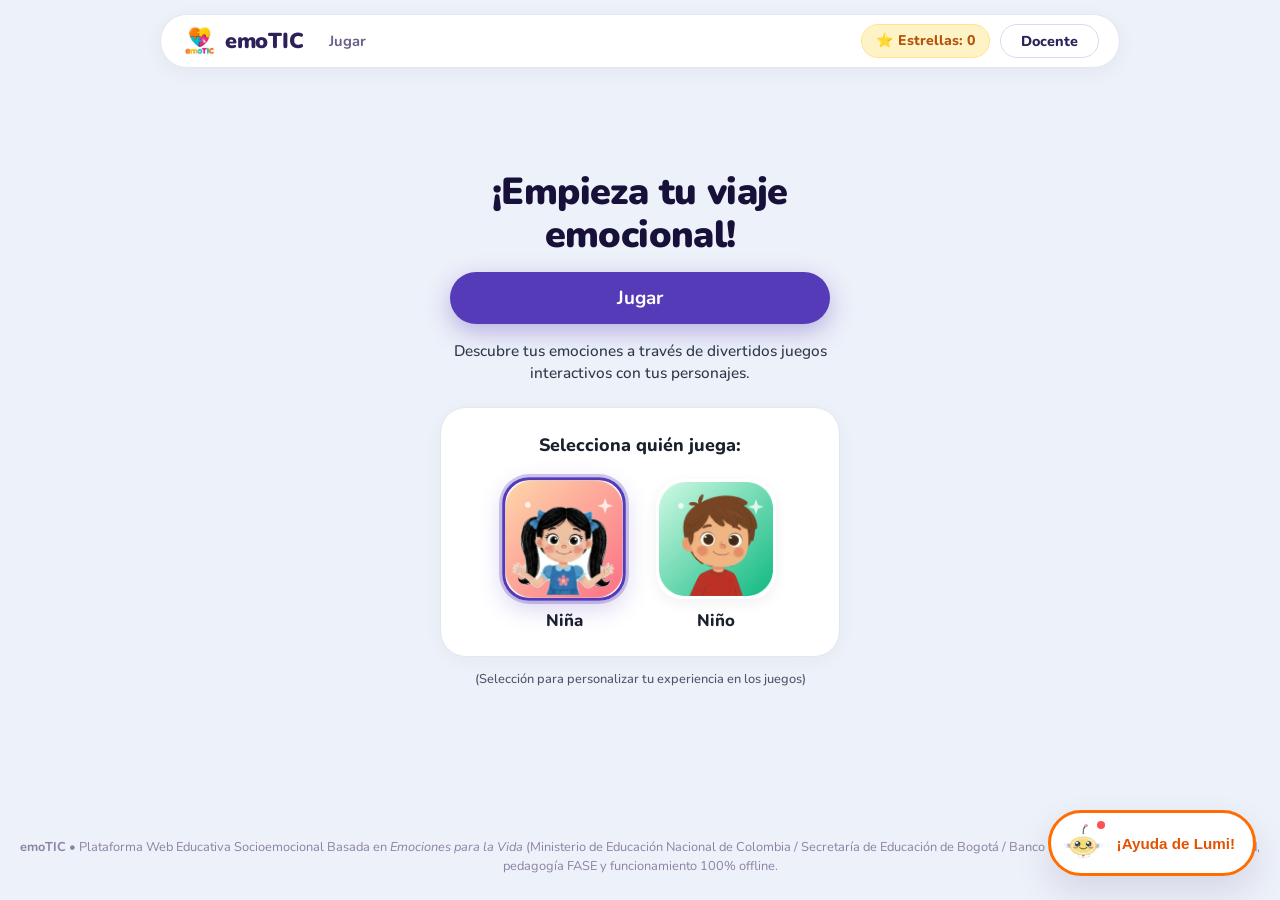
<file: index.html>
<!DOCTYPE html>
<html lang="es">
<head>
  <meta charset="UTF-8" />
  <meta name="viewport" content="width=device-width, initial-scale=1.0, maximum-scale=5.0, user-scalable=yes" />
  <title>emoTIC: Mundos de las Emociones</title>
  
  <meta name="description" content="Plataforma web educativa interactiva de aprendizaje socioemocional para primaria basada en el programa Emociones para la Vida." />
  <meta name="theme-color" content="#5F4CB4" />
  <meta name="apple-mobile-web-app-capable" content="yes" />
  <meta name="apple-mobile-web-app-status-bar-style" content="default" />
  <meta name="apple-mobile-web-app-title" content="Emoti" />
  
  <!-- Evitar caché obsoleta en recargas del navegador -->
  <meta http-equiv="Cache-Control" content="no-cache, no-store, must-revalidate" />
  <meta http-equiv="Pragma" content="no-cache" />
  <meta http-equiv="Expires" content="0" />

  <link rel="icon" type="image/png" href="./assets/illustrations/lumi.png" />
  <link rel="apple-touch-icon" href="./assets/illustrations/lumi.png" />

  <!-- Tipografía Amigable Redondeada -->
  <link rel="preconnect" href="https://fonts.googleapis.com" />
  <link rel="preconnect" href="https://fonts.gstatic.com" crossorigin />
  <link href="https://fonts.googleapis.com/css2?family=Nunito:wght@600;700;800;900&display=swap" rel="stylesheet" />

  <!-- Hojas de estilo modulares -->
  <link rel="stylesheet" href="./css/main.css?v=23" />
  <link rel="stylesheet" href="./css/worlds.css?v=23" />
  <link rel="stylesheet" href="./css/games.css?v=23" />
  <link rel="stylesheet" href="./css/teacher.css?v=23" />
  <link rel="stylesheet" href="./css/accessibility.css?v=23" />
</head>
<body>

  <!-- ENCABEZADO SUPERIOR ESTILO PÍLDORA FLOTANTE (ESTILO IMAGEN 1) -->
  <div class="header-pill-container">
    <header class="app-header-pill" role="banner">
      <div class="header-pill-left">
        <div class="brand-wrapper" id="nav-link-home" role="button" tabindex="0" aria-label="Ir a inicio de emoTIC" onclick="emoTIC_Navigation.showScreen('welcome-screen')">
          <img src="./emotic-logo.png" alt="Logotipo emoTIC" class="brand-logo-img" />
          <span class="brand-title-emoti">emoTIC</span>
        </div>
        <button class="nav-text-link" id="nav-link-play" onclick="emoTIC_Navigation.showScreen('worlds-screen')">Jugar</button>
      </div>

      <div class="header-pill-right">
        <!-- Indicador de estrellas conquistadas -->
        <div class="header-stars-pill" id="header-stars-badge">
          ⭐ <span id="header-stars-count">Estrellas: 0</span>
        </div>

        <button class="header-action-pill-btn" id="btn-header-teacher">Docente</button>
      </div>
    </header>
  </div>

  <!-- CONTENEDOR PRINCIPAL DE PANTALLAS -->
  <main class="main-viewport" id="main-content" role="main">

    <!-- 1. PANTALLA DE INICIO (ESTILO EXACTO A LA IMAGEN) -->
    <section class="app-screen active-screen travel-home-view" id="welcome-screen" aria-labelledby="welcome-heading">
      
      <div class="home-exact-viewport">
        <!-- Título Principal -->
        <h1 class="travel-hero-title" id="welcome-heading">
          ¡Empieza tu viaje<br/>emocional!
        </h1>

        <!-- Botón Jugar (Inicia directamente el Nivel 1) -->
        <div class="travel-play-btn-row">
          <button class="btn-travel-jugar-main" id="btn-start-adventure" title="Iniciar Nivel 1: Emociones">
            Jugar
          </button>
        </div>

        <!-- Subtítulo de Descripción -->
        <p class="travel-hero-subtitle">
          Descubre tus emociones a través de divertidos juegos interactivos con tus personajes.
        </p>

        <!-- Tarjeta de Selección de Quién Juega (Fiel a la Imagen) -->
        <div class="home-selection-card">
          <h2 class="home-selection-title">Selecciona quién juega:</h2>

          <div class="travel-avatars-row">
            <button class="travel-avatar-btn active" id="btn-avatar-nina" data-avatar="nina" type="button" aria-label="Seleccionar Niña">
              <div class="travel-avatar-icon-box box-nina">
                <img src="assets/illustrations/nina-home.png" alt="Niña" class="travel-avatar-pic" />
              </div>
              <span class="travel-avatar-label">Niña</span>
            </button>

            <button class="travel-avatar-btn" id="btn-avatar-nino" data-avatar="nino" type="button" aria-label="Seleccionar Niño">
              <div class="travel-avatar-icon-box box-nino">
                <img src="assets/illustrations/nino-home.png" alt="Niño" class="travel-avatar-pic" />
              </div>
              <span class="travel-avatar-label">Niño</span>
            </button>
          </div>
        </div>

        <p class="travel-selection-caption">
          (Selección para personalizar tu experiencia en los juegos)
        </p>
      </div>

    </section>

    <!-- 2. PANTALLA DEL MAPA DE MUNDOS Y NIVELES -->
    <section class="app-screen" id="worlds-screen" aria-label="Mapa de Mundos de las Emociones">
      <div id="worlds-map-container">
        <!-- Renderizado dinámicamente por navigation.js -->
      </div>
    </section>

    <!-- 3. PANTALLA REPRODUCTOR DE ACTIVIDAD (8 FASES PEDAGÓGICAS) -->
    <section class="app-screen" id="activity-screen" aria-label="Aventura Interactiva">
      <div id="activity-player-container">
        <!-- Renderizado dinámicamente por games.js -->
      </div>
    </section>

    <!-- 4. PANTALLA DEL MODO DOCENTE -->
    <section class="app-screen" id="teacher-screen" aria-label="Área Pedagógica Docente">
      <div id="teacher-dashboard-container">
        <!-- Renderizado dinámicamente por teacher.js -->
      </div>
    </section>

  </main>

  <!-- PIE DE PÁGINA -->
  <footer class="app-footer" role="contentinfo">
    <p><strong>emoTIC</strong> • Plataforma Web Educativa Socioemocional Basada en <em>Emociones para la Vida</em> (Ministerio de Educación Nacional de Colombia / Secretaría de Educación de Bogotá / Banco Mundial). Diseñada con accesibilidad, pedagogía FASE y funcionamiento 100% offline.</p>
  </footer>

  <!-- Scripts del Sistema en orden de dependencia -->
  <!-- 1. Datos y Matrices Curriculares -->
  <script src="./data/curriculum.js?v=21"></script>
  <script src="./data/activities.js?v=21"></script>

  <!-- 2. Motores de Base de Datos y Sonido -->
  <script src="./js/db.js?v=25"></script>
  <script src="./js/sound.js?v=25"></script>
  <script src="./js/pwa.js?v=25"></script>

  <!-- 3. Motores de Acompañamiento, Juegos y Gestión -->
  <script src="./js/guide.js?v=25"></script>
  <script src="./js/games.js?v=25"></script>
  <script src="./js/teacher.js?v=26"></script>
  <script src="./js/navigation.js?v=25"></script>

  <!-- 4. Orquestador de Aplicación -->
  <script src="./js/app.js?v=25"></script>

</body>
</html>
</file>
<file: css/main.css>
/**
 * emoTIC - Estilos Principales
 * Diseño alegre, moderno, cálido, infantil y accesible.
 */

:root {
  /* Paleta Estilo Emoti (Inspirada en la estética limpia, suave y lavanda-índigo) */
  --emoti-purple: #5F4CB4;
  --emoti-purple-dark: #2D2158;
  --emoti-purple-sub: #6B5E8A;
  --emoti-purple-light: #ECE8F7;
  --emoti-pill-border: #D5DCED;

  /* Paleta Oficial extraída del logotipo de emoTIC (Corazón de 4 piezas de rompecabezas) */
  --emotic-orange: #FF6D00;   /* Pieza superior izquierda y letras 'e', 'c' */
  --emotic-yellow: #FFC400;   /* Pieza superior derecha y letra 'm' */
  --emotic-cyan: #00BCD4;     /* Pieza inferior izquierda y letras 'o', 'I' */
  --emotic-magenta: #DE1578;  /* Pieza inferior derecha con cursor y letra 'T' */

  --emotic-gradient: linear-gradient(135deg, #FF6D00 0%, #DE1578 50%, #00BCD4 100%);
  --emotic-sun-gradient: linear-gradient(135deg, #FFF9C4 0%, #FFD54F 50%, #FFC400 100%);
  
  --primary: #5F4CB4;
  --primary-dark: #2D2158;
  --primary-light: #ECE8F7;
  
  --secondary: #FF6D00;
  --secondary-dark: #E65100;
  --secondary-light: #FFF3E0;
  
  --accent: #DE1578;
  --accent-light: #FCE4EC;
  
  --mint: #10B981;
  --mint-light: #D1FAE5;
  --sky: #0284C7;
  --sky-light: #E0F2FE;
  
  /* Fondo suave lavanda-azul hielo del diseño Emoti */
  --bg-app: #EDF1F9;
  --bg-card: #FFFFFF;
  --text-main: #2D2158;
  --text-muted: #6B5E8A;
  
  /* Colores temáticos de los 3 Mundos alineados con el rompecabezas */
  --world1-color: #FF6D00; /* Naranja vital del Mundo Emocional */
  --world2-color: #DE1578; /* Magenta empático de En los Zapatos de los Demás */
  --world3-color: #00BCD4; /* Turquesa diálogo de Comunicación y Conflictos */
  
  --shadow-sm: 0 4px 14px rgba(45, 33, 88, 0.05);
  --shadow-md: 0 8px 24px rgba(45, 33, 88, 0.08);
  --shadow-lg: 0 16px 36px rgba(45, 33, 88, 0.12);
  --radius-sm: 10px;
  --radius-md: 18px;
  --radius-lg: 24px;
  --radius-pill: 9999px;
}

* {
  box-sizing: border-box;
  margin: 0;
  padding: 0;
  -webkit-tap-highlight-color: transparent;
}

body {
  font-family: 'Nunito', 'Segoe UI', system-ui, -apple-system, sans-serif;
  background-color: var(--bg-app);
  color: var(--text-main);
  line-height: 1.5;
  min-height: 100vh;
  display: flex;
  flex-direction: column;
}

/* ========================================================
   ENCABEZADO FLOTANTE ESTILO PÍLDORA (EMOTI)
   ======================================================== */
.header-pill-container {
  width: 100%;
  padding: 14px 20px 0 20px;
  display: flex;
  justify-content: center;
  position: sticky;
  top: 0;
  z-index: 100;
}

.app-header-pill {
  width: 100%;
  max-width: 960px;
  background: #FFFFFF;
  border: 1px solid #E2E8F4;
  box-shadow: 0 4px 20px rgba(45, 33, 88, 0.05);
  border-radius: 9999px;
  padding: 8px 20px;
  display: flex;
  align-items: center;
  justify-content: space-between;
  gap: 16px;
}

.header-pill-left {
  display: flex;
  align-items: center;
  gap: 14px;
}

.brand-wrapper {
  display: flex;
  align-items: center;
  gap: 8px;
  cursor: pointer;
}

.brand-logo-img {
  width: 36px;
  height: 36px;
  object-fit: contain;
}

.brand-title-emoti {
  font-size: 1.35rem;
  font-weight: 900;
  color: var(--emoti-purple-dark);
  letter-spacing: -0.3px;
}

.nav-text-link {
  background: transparent;
  border: none;
  color: var(--emoti-purple-sub);
  font-size: 0.92rem;
  font-weight: 700;
  cursor: pointer;
  padding: 6px 12px;
  border-radius: var(--radius-pill);
  transition: all 0.18s;
  font-family: inherit;
}

.nav-text-link:hover {
  color: var(--emoti-purple-dark);
  background: #F1F4FA;
}

.header-pill-right {
  display: flex;
  align-items: center;
  gap: 10px;
}

.header-stars-pill {
  font-size: 0.88rem;
  font-weight: 800;
  color: #B45309;
  background: #FEF3C7;
  border: 1px solid #FDE68A;
  padding: 5px 14px;
  border-radius: 999px;
  white-space: nowrap;
}

.header-action-pill-btn {
  background: #FFFFFF;
  border: 1.5px solid #D5DCED;
  color: var(--emoti-purple-dark);
  padding: 6px 20px;
  font-size: 0.9rem;
  font-weight: 800;
  border-radius: 9999px;
  cursor: pointer;
  transition: all 0.2s;
  font-family: inherit;
}

.header-action-pill-btn:hover {
  background: #F4F6FC;
  border-color: var(--emoti-purple);
  color: var(--emoti-purple);
}



/* Botón de Instalación PWA */
.btn-install-pwa {
  display: none;
  align-items: center;
  gap: 6px;
  background: #43A047;
  color: #FFFFFF;
  border: none;
  padding: 6px 14px;
  border-radius: var(--radius-pill);
  font-weight: 800;
  font-size: 0.88rem;
  cursor: pointer;
  box-shadow: 0 3px 8px rgba(67, 160, 71, 0.3);
  transition: transform 0.2s;
}

.btn-install-pwa:hover {
  transform: scale(1.04);
}



/* ========================================================
   ESTRUCTURA DE PANTALLAS
   ======================================================== */
.main-viewport {
  flex: 1;
  display: flex;
  flex-direction: column;
}

.app-screen {
  display: none !important;
  flex-direction: column;
  flex: 1;
  padding: 20px;
  max-width: 1200px;
  width: 100%;
  margin: 0 auto;
}

.app-screen.active-screen {
  display: flex !important;
  animation: fadeInScreen 0.3s ease-out;
}

@keyframes fadeInScreen {
  from { opacity: 0; transform: translateY(8px); }
  to { opacity: 1; transform: translateY(0); }
}

/* ========================================================
   PANTALLA DE INICIO - ESTILO VIAJE EMOCIONAL Y SELECCIÓN EXACTA
   ======================================================== */
.travel-home-view {
  flex-direction: column;
  align-items: center;
  justify-content: center;
  text-align: center;
  padding: 24px 16px 48px 16px;
  max-width: 680px;
  margin: 0 auto;
  width: 100%;
}

.home-exact-viewport {
  display: flex;
  flex-direction: column;
  align-items: center;
  text-align: center;
  width: 100%;
  max-width: 440px;
  margin: 0 auto;
  box-sizing: border-box;
}

.travel-hero-title {
  font-size: 2.35rem;
  font-weight: 900;
  color: #17113A;
  line-height: 1.15;
  margin: 0 0 16px 0;
  letter-spacing: -0.6px;
  text-align: center;
}

/* Botón Jugar Morado Principal Superior */
.travel-play-btn-row {
  width: 100%;
  display: flex;
  justify-content: center;
  margin-bottom: 16px;
}

.btn-travel-jugar-main {
  background: #553BB8;
  color: #FFFFFF;
  border: none;
  font-size: 1.18rem;
  font-weight: 700;
  padding: 13px 0;
  width: 100%;
  max-width: 380px;
  border-radius: 9999px;
  cursor: pointer;
  box-shadow: 0 8px 24px rgba(85, 59, 184, 0.35);
  transition: all 0.2s cubic-bezier(0.34, 1.56, 0.64, 1);
  font-family: inherit;
  text-align: center;
  letter-spacing: 0.2px;
}

.btn-travel-jugar-main:hover {
  background: #4631A4;
  transform: translateY(-2px);
  box-shadow: 0 12px 28px rgba(85, 59, 184, 0.45);
}

.btn-travel-jugar-main:active {
  transform: translateY(1px);
  box-shadow: 0 4px 12px rgba(85, 59, 184, 0.35);
}

.travel-hero-subtitle {
  font-size: 0.96rem;
  font-weight: 500;
  color: #2D3748;
  line-height: 1.45;
  margin: 0 0 22px 0;
  max-width: 380px;
  text-align: center;
}

/* Tarjeta Blanca de Selección (Fiel a la Imagen) */
.home-selection-card {
  background: #FFFFFF;
  border-radius: 26px;
  border: 1.5px solid #E2E8F0;
  box-shadow: 0 4px 20px rgba(0, 0, 0, 0.04);
  padding: 24px 24px 24px 24px;
  width: 100%;
  max-width: 400px;
  box-sizing: border-box;
  display: flex;
  flex-direction: column;
  align-items: center;
  margin-bottom: 14px;
}

.home-selection-title {
  font-size: 1.12rem;
  font-weight: 800;
  color: #1A202C;
  margin: 0 0 20px 0;
  text-align: center;
}

/* Fila de Avatares: Niña y Niño */
.travel-avatars-row {
  display: flex;
  align-items: center;
  justify-content: center;
  gap: 32px;
  width: 100%;
}

.travel-avatar-btn {
  background: transparent;
  border: none;
  display: flex;
  flex-direction: column;
  align-items: center;
  cursor: pointer;
  font-family: inherit;
  padding: 0;
  user-select: none;
  transition: transform 0.2s ease;
}

.travel-avatar-btn:hover {
  transform: translateY(-3px);
}

.travel-avatar-icon-box {
  width: 120px;
  height: 120px;
  border-radius: 26px;
  padding: 0;
  overflow: hidden;
  position: relative;
  box-shadow: 0 4px 14px rgba(0, 0, 0, 0.06);
  border: 3.5px solid transparent;
  transition: all 0.22s ease;
  box-sizing: border-box;
}

.travel-avatar-btn.active .travel-avatar-icon-box {
  border-color: #553BB8;
  box-shadow: 0 0 0 3px rgba(85, 59, 184, 0.28), 0 8px 24px rgba(85, 59, 184, 0.22);
  transform: scale(1.03);
}

.travel-avatar-pic {
  width: 100%;
  height: 100%;
  display: block;
  object-fit: cover;
}

.travel-avatar-label {
  font-size: 1.05rem;
  font-weight: 800;
  color: #1A202C;
  margin-top: 10px;
  text-align: center;
}

/* Leyenda explicativa inferior */
.travel-selection-caption {
  font-size: 0.8rem;
  font-weight: 500;
  color: #4A5568;
  margin: 0;
  text-align: center;
  line-height: 1.35;
  max-width: 380px;
}

/* ========================================================
   DISPOSICIÓN PRINCIPAL: CUADERNO (IZQ) + SIDEBAR (DER)
   ======================================================== */
.travel-main-layout {
  display: flex;
  gap: 20px;
  justify-content: center;
  align-items: flex-start;
  width: 100%;
  max-width: 980px;
  margin: 0 auto;
}

@media (max-width: 860px) {
  .travel-main-layout {
    flex-direction: column;
    align-items: center;
  }
}

/* Contenedor del Cuaderno / Bitácora Escolar */
.notebook-container {
  display: flex;
  align-items: center;
  background: #342A68;
  border-radius: 28px;
  padding: 12px 14px 14px 8px;
  box-shadow: 0 16px 36px rgba(45, 33, 88, 0.16);
  flex: 1;
  max-width: 680px;
  width: 100%;
  position: relative;
}

/* Pestañas de Colores en el Borde Izquierdo */
.notebook-side-tabs {
  display: flex;
  flex-direction: column;
  gap: 8px;
  margin-right: -4px;
  z-index: 1;
}

.nb-side-tab {
  width: 12px;
  height: 38px;
  border-radius: 8px 0 0 8px;
  display: block;
}

.nb-side-tab.tab-yellow { background: #F59E0B; }
.nb-side-tab.tab-purple { background: #8B5CF6; }
.nb-side-tab.tab-green  { background: #10B981; }

/* Carcasa de las Dos Páginas del Cuaderno */
.notebook-binder-shell {
  background: #FFFDF8;
  border-radius: 20px;
  display: grid;
  grid-template-columns: 1fr 34px 1fr;
  width: 100%;
  min-height: 360px;
  box-shadow: inset 0 0 16px rgba(0, 0, 0, 0.03);
  overflow: hidden;
}

@media (max-width: 620px) {
  .notebook-binder-shell {
    grid-template-columns: 1fr;
  }
  .notebook-spiral-spine {
    display: none !important;
  }
}

/* Páginas del Cuaderno */
.notebook-page {
  padding: 18px 16px;
  display: flex;
  flex-direction: column;
  justify-content: space-between;
  text-align: left;
}

.notebook-page-title {
  font-size: 1.15rem;
  font-weight: 800;
  color: #1E293B;
  margin: 0 0 12px 0;
  border-bottom: 2px dashed #E2E8F0;
  padding-bottom: 6px;
}

/* Cuadrícula de Insignias / Sellos de Colección (Página Izquierda) */
.notebook-badges-grid {
  display: grid;
  grid-template-columns: repeat(4, 1fr);
  gap: 8px;
  margin-bottom: 12px;
}

.notebook-badge-item {
  background: #FAF5E8;
  border: 1.5px solid #EBE3D0;
  border-radius: 12px;
  aspect-ratio: 1;
  display: flex;
  flex-direction: column;
  align-items: center;
  justify-content: center;
  font-size: 1.45rem;
  cursor: pointer;
  transition: all 0.2s ease;
  position: relative;
  user-select: none;
}

.notebook-badge-item:hover {
  transform: scale(1.08);
  border-color: #F59E0B;
}

.notebook-badge-item.unlocked {
  background: #ECFDF5;
  border-color: #86EFAC;
  box-shadow: 0 3px 8px rgba(16, 185, 129, 0.15);
}

.notebook-badge-item.locked {
  opacity: 0.55;
  filter: grayscale(0.5);
}

.notebook-badge-stars {
  font-size: 0.55rem;
  line-height: 1;
  color: #F59E0B;
  margin-top: 2px;
}

/* Progress Tracker con Chevrons Multicolor */
.notebook-progress-block {
  margin-top: auto;
  padding-top: 8px;
  border-top: 1px solid #F1F5F9;
}

.notebook-progress-title {
  font-size: 0.88rem;
  font-weight: 800;
  color: #334155;
  margin: 0 0 6px 0;
}

.notebook-chevron-tracker {
  display: flex;
  align-items: center;
  height: 20px;
  background: #E2E8F0;
  border-radius: 10px;
  overflow: hidden;
  padding: 2px;
  gap: 2px;
}

.chevron-seg {
  flex: 1;
  height: 100%;
  border-radius: 3px;
  opacity: 0.28;
  transition: all 0.3s ease;
  clip-path: polygon(0% 0%, 82% 0%, 100% 50%, 82% 100%, 0% 100%, 18% 50%);
}

.chevron-seg:first-child {
  clip-path: polygon(0% 0%, 82% 0%, 100% 50%, 82% 100%, 0% 100%);
  border-radius: 8px 3px 3px 8px;
}

.chevron-seg:last-child {
  clip-path: polygon(0% 0%, 100% 0%, 100% 100%, 0% 100%, 18% 50%);
  border-radius: 3px 8px 8px 3px;
}

.chevron-seg.seg-red    { background: #EF4444; }
.chevron-seg.seg-orange { background: #F97316; }
.chevron-seg.seg-yellow { background: #FBBF24; }
.chevron-seg.seg-green  { background: #10B981; }
.chevron-seg.seg-cyan   { background: #06B6D4; }
.chevron-seg.seg-blue   { background: #3B82F6; }
.chevron-seg.seg-purple { background: #8B5CF6; }

.chevron-seg.active {
  opacity: 1;
  filter: drop-shadow(0 1px 2px rgba(0, 0, 0, 0.2));
}

.notebook-progress-caption {
  display: block;
  font-size: 0.76rem;
  font-weight: 700;
  color: #64748B;
  margin-top: 4px;
}

/* Espiral Metálico Central */
.notebook-spiral-spine {
  display: flex;
  flex-direction: column;
  justify-content: space-around;
  align-items: center;
  background: #FAF8F2;
  border-left: 1px solid #EAE5D8;
  border-right: 1px solid #EAE5D8;
  padding: 10px 0;
}

.spiral-hole {
  width: 10px;
  height: 10px;
  background: #342A68;
  border-radius: 50%;
  position: relative;
  box-shadow: inset 0 2px 3px rgba(0,0,0,0.4);
}

.spiral-ring {
  position: absolute;
  left: -8px;
  top: -2px;
  width: 26px;
  height: 14px;
  border-radius: 999px;
  background: linear-gradient(180deg, #F8FAFC 0%, #94A3B8 50%, #475569 100%);
  box-shadow: 0 2px 4px rgba(0, 0, 0, 0.25);
  pointer-events: none;
}

/* Página Derecha: Mi Personal Avatar */
.notebook-avatar-stage {
  position: relative;
  width: 100%;
  height: 175px;
  display: flex;
  align-items: center;
  justify-content: center;
  margin: 4px 0 8px 0;
}

.avatar-center-display {
  width: 125px;
  height: 170px;
  display: flex;
  align-items: center;
  justify-content: center;
}

.nb-avatar-main-img {
  width: 100%;
  height: 100%;
  object-fit: contain;
  transition: transform 0.25s ease;
}

/* Ranuras Flotantes de Accesorios (Sombrero, Nube) */
.avatar-floating-slot {
  position: absolute;
  background: #FFFFFF;
  border: 1.5px solid #E2E8F0;
  border-radius: 12px;
  width: 38px;
  height: 38px;
  display: flex;
  align-items: center;
  justify-content: center;
  font-size: 1.25rem;
  box-shadow: 0 4px 10px rgba(0, 0, 0, 0.06);
  cursor: pointer;
  transition: all 0.2s ease;
}

.avatar-floating-slot:hover {
  transform: scale(1.1);
  border-color: #8B5CF6;
}

.avatar-floating-slot.slot-hat {
  top: 14px;
  right: 14px;
}

.avatar-floating-slot.slot-pet {
  bottom: 24px;
  right: 10px;
}

/* Selector Rápido de Accesorios */
.avatar-accessories-row {
  display: flex;
  align-items: center;
  justify-content: center;
  gap: 10px;
  margin-bottom: 12px;
}

.accessory-btn {
  background: #FFFFFF;
  border: 1.5px solid #CBD5E1;
  border-radius: 10px;
  width: 38px;
  height: 38px;
  font-size: 1.25rem;
  cursor: pointer;
  display: flex;
  align-items: center;
  justify-content: center;
  transition: all 0.2s ease;
}

.accessory-btn:hover {
  border-color: #5B48B4;
  background: #F8FAFD;
  transform: translateY(-2px);
}

.accessory-btn.active {
  border-color: #5B48B4;
  background: #EDE9FE;
  box-shadow: 0 0 0 2px rgba(91, 72, 180, 0.25);
}

/* Botón Editar Avatar */
.btn-edit-avatar {
  background: #FFFFFF;
  border: 2px solid #5B48B4;
  color: #5B48B4;
  font-family: inherit;
  font-size: 0.92rem;
  font-weight: 800;
  padding: 8px 24px;
  border-radius: 9999px;
  cursor: pointer;
  transition: all 0.2s ease;
}

.btn-edit-avatar:hover {
  background: #5B48B4;
  color: #FFFFFF;
  transform: translateY(-2px);
  box-shadow: 0 4px 12px rgba(91, 72, 180, 0.25);
}

/* ========================================================
   BARRA LATERAL DERECHA (DOCENTE SIN LOGIN + ESTRELLAS)
   ======================================================== */
.travel-sidebar-right {
  width: 220px;
  display: flex;
  flex-direction: column;
  gap: 16px;
  flex-shrink: 0;
}

@media (max-width: 860px) {
  .travel-sidebar-right {
    width: 100%;
    max-width: 480px;
    flex-direction: row;
    flex-wrap: wrap;
  }
  .sidebar-teacher-card {
    flex: 1;
    min-width: 240px;
  }
  .sidebar-stars-card {
    flex: 1;
    min-width: 140px;
  }
}

/* Tarjeta Docente (Sin login ni password, con reto de suma matemática) */
.sidebar-teacher-card {
  background: #FFFFFF;
  border: 1.5px solid #E2E8F0;
  border-radius: 20px;
  padding: 20px 18px;
  box-shadow: 0 8px 22px rgba(0, 0, 0, 0.05);
  text-align: center;
}

.sidebar-teacher-title {
  font-size: 1.3rem;
  font-weight: 900;
  color: #1E293B;
  margin: 0 0 4px 0;
}

.sidebar-teacher-desc {
  font-size: 0.8rem;
  color: #64748B;
  margin: 0 0 12px 0;
  line-height: 1.35;
}

.sidebar-math-box {
  display: flex;
  flex-direction: column;
  align-items: center;
  gap: 8px;
}

.sidebar-math-label {
  font-size: 0.78rem;
  font-weight: 700;
  color: #475569;
}

.sidebar-math-sum-display {
  font-size: 1.25rem;
  font-weight: 900;
  color: #5B48B4;
  background: #F5F3FF;
  border-radius: 10px;
  padding: 6px 14px;
  border: 1px dashed #C4B5FD;
}

.sidebar-math-input {
  width: 100%;
  padding: 8px 10px;
  border: 1.5px solid #CBD5E1;
  border-radius: 10px;
  font-size: 1.1rem;
  font-weight: 800;
  text-align: center;
  color: #1E293B;
  font-family: inherit;
  transition: border-color 0.2s;
}

.sidebar-math-input:focus {
  border-color: #5B48B4;
  outline: none;
  box-shadow: 0 0 0 3px rgba(91, 72, 180, 0.15);
}

.sidebar-math-err {
  font-size: 0.76rem;
  font-weight: 700;
  color: #EF4444;
  margin: 0;
}

.btn-sidebar-teacher-enter {
  width: 100%;
  background: #5B48B4;
  color: #FFFFFF;
  border: none;
  font-family: inherit;
  font-size: 0.98rem;
  font-weight: 800;
  padding: 10px;
  border-radius: 12px;
  cursor: pointer;
  transition: all 0.2s ease;
  box-shadow: 0 4px 12px rgba(91, 72, 180, 0.2);
}

.btn-sidebar-teacher-enter:hover {
  background: #4A3A96;
  transform: translateY(-2px);
}

/* Tarjeta Dorada de Estrellas (⭐ 21) */
.sidebar-stars-card {
  background: linear-gradient(135deg, #FEF3C7 0%, #FDE68A 100%);
  border: 2px solid #FCD34D;
  border-radius: 20px;
  padding: 18px 16px;
  display: flex;
  align-items: center;
  justify-content: center;
  gap: 12px;
  box-shadow: 0 8px 20px rgba(245, 158, 11, 0.22);
  cursor: pointer;
  transition: all 0.2s ease;
  user-select: none;
}

.sidebar-stars-card:hover {
  transform: translateY(-3px) scale(1.02);
  box-shadow: 0 10px 24px rgba(245, 158, 11, 0.32);
}

.stars-card-icon {
  font-size: 2.3rem;
  line-height: 1;
  filter: drop-shadow(0 2px 4px rgba(217, 119, 6, 0.3));
}

.stars-card-count {
  font-size: 2.1rem;
  font-weight: 900;
  color: #92400E;
  line-height: 1;
}

/* ========================================================
   PANTALLA DE BIENVENIDA - ESTILO EMOTI (INSPIRADO EN LA REFERENCIA)
   ======================================================== */
.emoti-home-view {
  flex-direction: column;
  align-items: center;
  text-align: center;
  padding: 24px 16px 48px 16px;
  max-width: 900px;
  margin: 0 auto;
  width: 100%;
}

.emoti-hero-block {
  margin-bottom: 20px;
}

.emoti-age-tag {
  display: inline-block;
  font-size: 0.78rem;
  font-weight: 800;
  letter-spacing: 1.4px;
  color: var(--emoti-purple-sub);
  text-transform: uppercase;
  margin-bottom: 14px;
}

.emoti-hero-title {
  font-size: 2.6rem;
  font-weight: 900;
  color: var(--emoti-purple-dark);
  line-height: 1.15;
  margin-bottom: 12px;
  letter-spacing: -0.5px;
}

.emoti-hero-subtitle {
  font-size: 1.15rem;
  font-weight: 600;
  color: #4A3E6D;
  margin: 0 auto;
  max-width: 580px;
  line-height: 1.4;
}

/* Escenario del Personaje con Pastillas Flotantes */
.emoti-stage-wrapper {
  position: relative;
  width: 340px;
  height: 160px;
  margin: 0 auto 24px auto;
  display: flex;
  align-items: center;
  justify-content: center;
}

.emoti-orbit-pill {
  position: absolute;
  background: #FFFFFF;
  border-radius: 9999px;
  box-shadow: 0 4px 16px rgba(45, 33, 88, 0.04);
  pointer-events: none;
}

.emoti-orbit-pill.orb-left-far {
  width: 56px;
  height: 24px;
  left: -35px;
  top: 65px;
  opacity: 0.75;
}

.emoti-orbit-pill.orb-left-near {
  width: 65px;
  height: 28px;
  left: 38px;
  top: 60px;
  opacity: 0.95;
}

.emoti-orbit-pill.orb-right-near {
  width: 65px;
  height: 28px;
  right: 38px;
  top: 60px;
  opacity: 0.95;
}

.emoti-orbit-pill.orb-right-far {
  width: 56px;
  height: 24px;
  right: -35px;
  top: 65px;
  opacity: 0.75;
}

.emoti-smiley-circle {
  position: relative;
  z-index: 2;
  width: 160px;
  height: 160px;
  display: flex;
  align-items: center;
  justify-content: center;
  border-radius: 50%;
  cursor: pointer;
  transition: transform 0.25s cubic-bezier(0.34, 1.56, 0.64, 1);
  animation: emotiFloat 3.2s ease-in-out infinite;
  user-select: none;
}

.emoti-smiley-circle:hover {
  transform: scale(1.08) rotate(4deg);
}

.lumi-hero-stage-svg {
  width: 160px;
  height: 160px;
  filter: drop-shadow(0 10px 24px rgba(255, 179, 0, 0.45));
  transition: transform 0.25s cubic-bezier(0.34, 1.56, 0.64, 1);
  display: block;
}

.lumi-hero-stage-img {
  width: 150px;
  height: 150px;
  object-fit: contain;
  filter: drop-shadow(0 10px 22px rgba(255, 179, 0, 0.45));
  transition: transform 0.25s cubic-bezier(0.34, 1.56, 0.64, 1);
}

.lumi-greeting-tag {
  position: absolute;
  bottom: -6px;
  background: #FFFFFF;
  color: #5F4CB4;
  font-size: 0.85rem;
  font-weight: 800;
  padding: 4px 14px;
  border-radius: 999px;
  box-shadow: 0 4px 14px rgba(95, 76, 180, 0.16);
  border: 1.5px solid #E4E0F4;
  white-space: nowrap;
  pointer-events: none;
  animation: lumiTagPulse 2.5s ease-in-out infinite;
}

@keyframes lumiTagPulse {
  0%, 100% { transform: scale(1); }
  50% { transform: scale(1.06); }
}

.nav-text-link.nav-active {
  color: var(--emoti-purple-dark);
  background: rgba(95, 76, 180, 0.1);
  font-weight: 800;
}

@keyframes emotiFloat {
  0%, 100% { transform: translateY(0); }
  50% { transform: translateY(-7px); }
}

.emoti-face-svg {
  filter: drop-shadow(0 8px 18px rgba(255, 205, 66, 0.38));
}

/* Fila de Pestañas / Botones Pastilla */
.emoti-tabs-nav-row {
  display: flex;
  align-items: center;
  justify-content: center;
  gap: 12px;
  margin-bottom: 28px;
  flex-wrap: wrap;
}

.emoti-tab-nav-btn {
  background: #FFFFFF;
  border: 1.5px solid var(--emoti-pill-border);
  color: var(--emoti-purple-dark);
  font-size: 0.98rem;
  font-weight: 800;
  padding: 10px 26px;
  border-radius: 9999px;
  cursor: pointer;
  transition: all 0.2s;
  font-family: inherit;
}

.emoti-tab-nav-btn:hover {
  border-color: var(--emoti-purple);
  color: var(--emoti-purple);
  background: #F8FAFD;
}

.emoti-tab-nav-btn.active {
  background: var(--emoti-purple);
  border-color: var(--emoti-purple);
  color: #FFFFFF;
  box-shadow: 0 4px 16px rgba(95, 76, 180, 0.3);
}

/* Tarjeta Central Blanca */
.emoti-card-layout-center {
  width: 100%;
  display: flex;
  justify-content: center;
  margin-bottom: 24px;
}

.emoti-card-box {
  background: #FFFFFF;
  border: 1px solid #E2E8F4;
  border-radius: 24px;
  padding: 34px 32px;
  width: 100%;
  max-width: 500px;
  box-shadow: 0 12px 36px rgba(45, 33, 88, 0.06);
  text-align: left;
  animation: fadeInCard 0.25s ease-out;
}

@keyframes fadeInCard {
  from { opacity: 0; transform: translateY(6px); }
  to { opacity: 1; transform: translateY(0); }
}

.emoti-card-title {
  font-size: 1.65rem;
  font-weight: 900;
  color: var(--emoti-purple-dark);
  margin-bottom: 6px;
}

.emoti-card-subtitle {
  font-size: 0.95rem;
  color: var(--emoti-purple-sub);
  line-height: 1.45;
  margin-bottom: 22px;
}

.emoti-input-group {
  margin-bottom: 18px;
}

.emoti-input-label {
  display: block;
  font-size: 0.85rem;
  font-weight: 700;
  color: #4A3E6D;
  margin-bottom: 6px;
}

.emoti-input-shell {
  background: #FFFFFF;
  border: 1.5px solid var(--emoti-pill-border);
  border-radius: 12px;
  padding: 10px 14px;
  transition: border-color 0.2s, box-shadow 0.2s;
}

.emoti-input-shell:focus-within {
  border-color: var(--emoti-purple);
  box-shadow: 0 0 0 3px rgba(95, 76, 180, 0.12);
}

.emoti-select-field {
  width: 100%;
  border: none;
  outline: none;
  background: transparent;
  font-size: 0.95rem;
  font-weight: 700;
  color: var(--emoti-purple-dark);
  font-family: inherit;
  cursor: pointer;
}

.emoti-status-shell {
  display: flex;
  align-items: center;
  gap: 10px;
  background: #F8FAFD;
}

.shell-icon {
  font-size: 1.2rem;
}

.shell-text {
  font-size: 0.92rem;
  font-weight: 700;
  color: var(--emoti-purple-dark);
}

.emoti-card-footnote {
  font-size: 0.82rem;
  color: #786C98;
  line-height: 1.45;
  margin: 18px 0 20px 0;
}

.emoti-btn-jugar-main {
  width: 100%;
  background: var(--emoti-purple);
  color: #FFFFFF;
  border: none;
  border-radius: 12px;
  padding: 14px;
  font-size: 1.05rem;
  font-weight: 800;
  cursor: pointer;
  transition: all 0.2s;
  box-shadow: 0 4px 16px rgba(95, 76, 180, 0.25);
  font-family: inherit;
}

.emoti-btn-jugar-main:hover {
  background: #4E3C9E;
  transform: translateY(-2px);
  box-shadow: 0 8px 20px rgba(95, 76, 180, 0.35);
}

.emoti-bottom-link-wrap {
  text-align: center;
  margin-top: 14px;
}

.emoti-link-docente {
  background: transparent;
  border: none;
  font-size: 1.25rem;
  font-weight: 900;
  color: var(--emoti-purple-dark);
  cursor: pointer;
  transition: color 0.18s, transform 0.18s;
  font-family: inherit;
}

.emoti-link-docente:hover {
  color: var(--emoti-purple);
  transform: scale(1.05);
}

.home-stars-badges-grid {
  display: grid;
  grid-template-columns: repeat(auto-fill, minmax(130px, 1fr));
  gap: 12px;
  max-height: 260px;
  overflow-y: auto;
  padding: 4px;
}

/* Accesos rápidos de la página de inicio */
.welcome-quick-cards {
  display: grid;
  grid-template-columns: repeat(auto-fit, minmax(280px, 1fr));
  gap: 18px;
}

.quick-card {
  background: #FFFFFF;
  border-radius: var(--radius-md);
  padding: 20px;
  box-shadow: var(--shadow-sm);
  display: flex;
  align-items: center;
  gap: 16px;
  cursor: pointer;
  border: 2px solid transparent;
  transition: all 0.2s;
}

.quick-card:hover {
  border-color: var(--primary-light);
  transform: translateY(-2px);
  box-shadow: var(--shadow-md);
}

.quick-icon-round {
  font-size: 2.2rem;
  width: 60px;
  height: 60px;
  border-radius: 50%;
  display: flex;
  align-items: center;
  justify-content: center;
  background: #F0F4FF;
  flex-shrink: 0;
}

.quick-card-info h3 {
  font-size: 1.1rem;
  font-weight: 800;
  color: var(--text-main);
  margin-bottom: 4px;
}

.quick-card-info p {
  font-size: 0.88rem;
  color: var(--text-muted);
}

/* ========================================================
   BOTONES GLOBALES
   ======================================================== */
.btn-primary-large {
  background: linear-gradient(135deg, #3B82F6 0%, #4F46E5 50%, #7E57C2 100%);
  color: #FFFFFF;
  border: none;
  font-size: 1.15rem;
  font-weight: 800;
  padding: 14px 28px;
  border-radius: var(--radius-pill);
  cursor: pointer;
  box-shadow: 0 6px 18px rgba(79, 70, 229, 0.35);
  transition: all 0.2s cubic-bezier(0.34, 1.56, 0.64, 1);
  display: inline-flex;
  align-items: center;
  justify-content: center;
  gap: 10px;
  min-height: 50px;
}

.btn-primary-large:hover {
  transform: translateY(-3px) scale(1.02);
  box-shadow: 0 10px 24px rgba(79, 70, 229, 0.45);
}

.btn-primary {
  background: linear-gradient(135deg, #3B82F6 0%, #4F46E5 100%);
  color: #FFFFFF;
  border: none;
  font-size: 0.95rem;
  font-weight: 800;
  padding: 10px 22px;
  border-radius: var(--radius-pill);
  cursor: pointer;
  box-shadow: 0 4px 12px rgba(79, 70, 229, 0.25);
  transition: all 0.2s;
  display: inline-flex;
  align-items: center;
  gap: 6px;
  min-height: 44px;
}

.btn-primary:hover {
  transform: translateY(-2px);
  box-shadow: 0 6px 16px rgba(79, 70, 229, 0.35);
}

.btn-secondary {
  background: #E8EAF6;
  color: var(--primary-dark);
  border: 1px solid var(--primary-light);
  font-size: 0.95rem;
  font-weight: 800;
  padding: 10px 20px;
  border-radius: var(--radius-pill);
  cursor: pointer;
  transition: all 0.2s;
  display: inline-flex;
  align-items: center;
  gap: 6px;
  min-height: 44px;
}

.btn-secondary:hover {
  background: #C5CAE9;
}

.btn-back-nav {
  background: #F1F3F9;
  border: none;
  font-weight: 800;
  color: var(--text-muted);
  padding: 8px 16px;
  border-radius: var(--radius-pill);
  cursor: pointer;
  font-size: 0.9rem;
}

.btn-back-nav:hover {
  background: #E2E8F0;
  color: var(--text-main);
}

.btn-voice-header, .btn-voice-read {
  background: #FFF9C4;
  color: #F57F17;
  border: 1px solid #FFF176;
  padding: 6px 14px;
  border-radius: var(--radius-pill);
  font-weight: 800;
  font-size: 0.88rem;
  cursor: pointer;
}

.btn-voice-read:hover {
  background: #FFF59D;
}

/* ========================================================
   PERSONAJE GUÍA FLOTANTE (LUMI) & MODALES
   ======================================================== */
.lumi-floating-btn {
  position: fixed;
  bottom: 24px;
  right: 24px;
  background: #FFFFFF;
  border: 3px solid var(--secondary);
  border-radius: var(--radius-pill);
  padding: 6px 18px 6px 8px;
  box-shadow: var(--shadow-lg);
  display: flex;
  align-items: center;
  gap: 10px;
  cursor: pointer;
  z-index: 999;
  transition: transform 0.25s cubic-bezier(0.34, 1.56, 0.64, 1);
}

.lumi-floating-btn:hover {
  transform: scale(1.06) rotate(-2deg);
}

.lumi-avatar-wrapper {
  position: relative;
  width: 48px;
  height: 48px;
}

.lumi-mini-img {
  width: 100%;
  height: 100%;
}

.lumi-badge-pulse {
  position: absolute;
  top: 0;
  right: 0;
  width: 12px;
  height: 12px;
  background: #FF5252;
  border-radius: 50%;
  border: 2px solid #FFFFFF;
  animation: pulseBadge 1.8s infinite;
}

@keyframes pulseBadge {
  0% { transform: scale(1); opacity: 1; }
  50% { transform: scale(1.4); opacity: 0.5; }
  100% { transform: scale(1); opacity: 1; }
}

.lumi-btn-text {
  font-weight: 900;
  font-size: 0.95rem;
  color: #E65100;
}

/* Modal de Lumi */
.lumi-modal-overlay {
  position: fixed;
  inset: 0;
  background: rgba(15, 23, 42, 0.65);
  backdrop-filter: blur(4px);
  z-index: 1000;
  display: flex;
  align-items: center;
  justify-content: center;
  padding: 16px;
  animation: fadeInModal 0.2s ease-out;
}

@keyframes fadeInModal {
  from { opacity: 0; }
  to { opacity: 1; }
}

.lumi-modal-card {
  background: #FFFFFF;
  border-radius: var(--radius-lg);
  max-width: 680px;
  width: 100%;
  max-height: 90vh;
  display: flex;
  flex-direction: column;
  overflow: hidden;
  box-shadow: 0 20px 40px rgba(0,0,0,0.25);
}

.lumi-modal-header {
  background: linear-gradient(135deg, #FFF9C4 0%, #FFE082 100%);
  padding: 18px 24px;
  display: flex;
  align-items: center;
  justify-content: space-between;
}

.lumi-header-info {
  display: flex;
  align-items: center;
  gap: 14px;
}

.lumi-modal-img {
  width: 58px;
  height: 58px;
  flex-shrink: 0;
}

.lumi-title {
  font-size: 1.35rem;
  font-weight: 900;
  color: #BF360C;
}

.lumi-subtitle {
  font-size: 0.9rem;
  font-weight: 700;
  color: #E65100;
}

.lumi-close-btn {
  background: transparent;
  border: none;
  font-size: 2rem;
  line-height: 1;
  color: #BF360C;
  cursor: pointer;
  padding: 4px;
}

.lumi-tabs-nav {
  display: flex;
  background: #F8FAFC;
  border-bottom: 2px solid #E2E8F0;
  overflow-x: auto;
}

.lumi-tab {
  background: transparent;
  border: none;
  padding: 12px 16px;
  font-weight: 800;
  font-size: 0.88rem;
  color: var(--text-muted);
  cursor: pointer;
  white-space: nowrap;
  border-bottom: 3px solid transparent;
}

.lumi-tab.active {
  color: var(--primary-dark);
  border-bottom-color: var(--primary);
  background: #FFFFFF;
}

.lumi-modal-body {
  padding: 24px;
  overflow-y: auto;
  flex: 1;
}

.lumi-tab-pane {
  display: none;
}

.lumi-tab-pane.active {
  display: block;
  animation: fadeInScreen 0.2s;
}

.lumi-speech-box p {
  font-size: 1.05rem;
  line-height: 1.6;
  margin-bottom: 12px;
}

.lumi-modal-footer {
  padding: 14px 24px;
  background: #F8FAFC;
  border-top: 1px solid #E2E8F0;
  display: flex;
  justify-content: flex-end;
}

/* Notificación emergente Toast de Lumi */
.lumi-feedback-toast {
  position: fixed;
  bottom: 86px;
  right: 24px;
  max-width: 440px;
  background: #FFFFFF;
  border-radius: var(--radius-md);
  box-shadow: var(--shadow-lg);
  padding: 14px 18px;
  display: none;
  align-items: center;
  gap: 14px;
  z-index: 998;
  border-left: 6px solid var(--primary);
  animation: slideInToast 0.3s ease-out;
}

.lumi-feedback-toast.show {
  display: flex;
}

.lumi-feedback-toast.toast-success {
  border-left-color: #43A047;
}

.lumi-feedback-toast.toast-support {
  border-left-color: #FB8C00;
}

.toast-lumi-icon {
  width: 44px;
  height: 44px;
  flex-shrink: 0;
}

.toast-body strong {
  display: block;
  font-size: 0.95rem;
  color: var(--text-main);
}

.toast-body p {
  font-size: 0.88rem;
  color: var(--text-muted);
}

@keyframes slideInToast {
  from { transform: translateX(50px); opacity: 0; }
  to { transform: translateX(0); opacity: 1; }
}

/* Subtítulos Bar accesible */
.emotic-subtitles-bar {
  position: fixed;
  top: 70px;
  left: 50%;
  transform: translateX(-50%);
  background: rgba(33, 33, 33, 0.92);
  color: #FFFFFF;
  padding: 10px 20px;
  border-radius: var(--radius-pill);
  font-size: 0.95rem;
  font-weight: 700;
  max-width: 90%;
  text-align: center;
  z-index: 1001;
  display: none;
  box-shadow: var(--shadow-md);
}

.emotic-subtitles-bar.visible {
  display: block;
  animation: fadeInScreen 0.2s;
}

/* ========================================================
   PIE DE PÁGINA
   ======================================================== */
.app-footer {
  background: transparent;
  border-top: none;
  padding: 24px 18px;
  text-align: center;
  font-size: 0.8rem;
  color: var(--emoti-purple-sub);
  margin-top: auto;
  opacity: 0.75;
}
</file>
<file: css/worlds.css>
/**
 * emoTIC - Estilos de la Pantalla de Selección de Juegos y Mundos
 * Inspirado fielmente en el diseño visual de Emoti (Primero de Primaria).
 */

.games-selection-view {
  max-width: 1100px;
  margin: 0 auto;
  padding: 10px 16px 40px 16px;
  width: 100%;
}

.games-hero-header {
  margin-bottom: 28px;
}

.games-user-greeting {
  font-size: 2.3rem;
  font-weight: 900;
  color: var(--emoti-purple-dark, #2D2158);
  letter-spacing: -0.5px;
  margin: 0 0 6px 0;
}

.games-grade-sub {
  font-size: 1.15rem;
  font-weight: 700;
  color: #4A3E6D;
  margin: 0;
}

/* Grilla de Tarjetas de Juegos (Estilo Imagen 1) */
.games-cards-grid {
  display: grid;
  grid-template-columns: repeat(auto-fill, minmax(235px, 1fr));
  gap: 22px;
  margin-bottom: 30px;
}

.game-select-card {
  background: #FFFFFF;
  border-radius: 20px;
  padding: 26px 20px 22px 20px;
  box-shadow: 0 4px 18px rgba(45, 33, 88, 0.05);
  border: 1.5px solid #EAEFF8;
  display: flex;
  flex-direction: column;
  align-items: center;
  text-align: center;
  position: relative;
  transition: transform 0.25s cubic-bezier(0.34, 1.56, 0.64, 1), box-shadow 0.25s ease;
}

.game-select-card:hover {
  transform: translateY(-5px);
  box-shadow: 0 10px 28px rgba(95, 76, 180, 0.12);
  border-color: #D5DCED;
}

.game-select-card.locked-card {
  opacity: 0.75;
  background: #FAFCFE;
}

.game-select-card.locked-card:hover {
  transform: none;
  box-shadow: 0 4px 18px rgba(45, 33, 88, 0.05);
}

/* Círculo superior con ilustración del personaje */
.game-avatar-circle {
  width: 110px;
  height: 110px;
  border-radius: 50%;
  display: flex;
  align-items: center;
  justify-content: center;
  margin-bottom: 14px;
  position: relative;
  transition: transform 0.2s ease;
}

.game-select-card:hover .game-avatar-circle {
  transform: scale(1.06);
}

.game-avatar-img {
  width: 95px;
  height: 95px;
  object-fit: contain;
}

.game-avatar-placeholder {
  font-size: 3rem;
}

/* Icono pequeño flotante */
.game-badge-icon {
  width: 28px;
  height: 28px;
  border-radius: 50%;
  background: #5F4CB4;
  color: #FFFFFF;
  display: flex;
  align-items: center;
  justify-content: center;
  font-size: 0.85rem;
  margin-bottom: 10px;
}

.game-badge-icon.locked-icon {
  background: #94A3B8;
}

.game-card-title {
  font-size: 1.25rem;
  font-weight: 900;
  color: var(--emoti-purple-dark, #2D2158);
  margin: 0 0 6px 0;
  line-height: 1.25;
}

.game-card-status {
  font-size: 0.88rem;
  color: #64748B;
  font-weight: 600;
  margin-bottom: 4px;
}

.game-card-stars {
  font-size: 0.88rem;
  color: #64748B;
  font-weight: 700;
  margin-bottom: 16px;
}

.game-card-stars.has-stars {
  color: #F59E0B;
}

/* Botón Jugar estilo Emoti */
.game-card-btn {
  background: transparent;
  border: none;
  color: var(--emoti-purple, #5F4CB4);
  font-size: 1.15rem;
  font-weight: 800;
  cursor: pointer;
  padding: 6px 18px;
  border-radius: 999px;
  transition: background 0.2s, color 0.2s;
  font-family: inherit;
  margin-top: auto;
}

.game-card-btn:hover {
  background: #F1EFFB;
  color: #43338E;
}

.game-card-btn.btn-disabled {
  color: #94A3B8;
  cursor: not-allowed;
}

.game-card-btn.btn-disabled:hover {
  background: transparent;
}

/* Banner de aviso amarillo (como en Imagen 1) */
.emoti-tip-banner {
  background: #FEF9C3;
  color: #854D0E;
  font-size: 0.95rem;
  font-weight: 700;
  border-radius: 14px;
  padding: 16px 22px;
  margin-top: 10px;
  margin-bottom: 24px;
  line-height: 1.45;
  box-shadow: 0 2px 8px rgba(234, 179, 8, 0.1);
}

/* Sub-footer informativo */
.emoti-games-subfooter {
  display: flex;
  align-items: center;
  justify-content: space-between;
  color: #94A3B8;
  font-size: 0.85rem;
  font-weight: 600;
  padding-top: 10px;
}

.emoti-games-subfooter a,
.emoti-games-subfooter .subfooter-link {
  color: #64748B;
  text-decoration: none;
  cursor: pointer;
}

.emoti-games-subfooter a:hover,
.emoti-games-subfooter .subfooter-link:hover {
  color: var(--emoti-purple);
}
</file>
<file: css/games.css>
/**
 * emoTIC - Estilos del Reproductor de Juegos y Memoria de Emociones
 * Soporta presentación del Personaje Gato con audio y tablero 3D de 12 cartas.
 */

/* Contenedor General de Actividad */
.activity-viewport {
  max-width: 1000px;
  margin: 0 auto;
  padding: 10px 16px 40px 16px;
  width: 100%;
}

/* Barra superior de navegación */
.activity-top-bar {
  display: flex;
  align-items: center;
  justify-content: space-between;
  gap: 16px;
  background: #FFFFFF;
  border-radius: 20px;
  padding: 14px 22px;
  box-shadow: 0 4px 16px rgba(45, 33, 88, 0.05);
  margin-bottom: 24px;
}

.btn-back-to-menu {
  background: #F1EFFB;
  color: var(--emoti-purple, #5F4CB4);
  border: none;
  font-size: 0.95rem;
  font-weight: 800;
  padding: 8px 18px;
  border-radius: 999px;
  cursor: pointer;
  transition: all 0.2s;
  display: flex;
  align-items: center;
  gap: 6px;
  font-family: inherit;
}

.btn-back-to-menu:hover {
  background: #E5E0F8;
  color: #372A6F;
}

.activity-title-group {
  text-align: center;
  flex: 1;
}

.activity-level-tag {
  font-size: 0.78rem;
  font-weight: 900;
  color: #6366F1;
  text-transform: uppercase;
  letter-spacing: 1px;
}

.activity-game-heading {
  font-size: 1.4rem;
  font-weight: 900;
  color: var(--emoti-purple-dark, #2D2158);
  margin: 2px 0 0 0;
}

/* ========================================================
   PRESENTACIÓN DEL PERSONAJE: EL GATO
   ======================================================== */
.character-presentation-card {
  background: #FFFFFF;
  border-radius: 24px;
  padding: 26px 28px;
  box-shadow: 0 6px 24px rgba(45, 33, 88, 0.06);
  border: 2px solid #E8E5F7;
  display: flex;
  align-items: center;
  gap: 26px;
  margin-bottom: 26px;
  position: relative;
}

@media (max-width: 720px) {
  .character-presentation-card {
    flex-direction: column;
    text-align: center;
    padding: 22px 18px;
    gap: 18px;
  }
}

.character-avatar-stage {
  flex-shrink: 0;
  width: 140px;
  height: 140px;
  border-radius: 50%;
  background: radial-gradient(circle, #FFF8E1 30%, #FFE082 100%);
  display: flex;
  align-items: center;
  justify-content: center;
  box-shadow: 0 8px 22px rgba(245, 158, 11, 0.25);
  position: relative;
}

.character-cat-img {
  width: 120px;
  height: 120px;
  object-fit: contain;
  transition: transform 0.2s ease;
}

/* Animación de habla del gato */
.character-avatar-stage.talking .character-cat-img {
  animation: catTalkBounce 0.4s ease-in-out infinite alternate;
}

@keyframes catTalkBounce {
  0% { transform: translateY(0) scale(1); }
  100% { transform: translateY(-6px) scale(1.05) rotate(2deg); }
}

.character-speech-bubble {
  flex: 1;
}

.character-name-badge {
  display: inline-block;
  background: #EEF2FF;
  color: #4338CA;
  font-size: 0.82rem;
  font-weight: 800;
  padding: 4px 12px;
  border-radius: 999px;
  margin-bottom: 8px;
}

.character-bubble-text {
  font-size: 1.12rem;
  line-height: 1.5;
  color: #2D2158;
  font-weight: 700;
  margin: 0 0 10px 0;
}

.character-instruction-note {
  font-size: 0.95rem;
  line-height: 1.45;
  color: #4A3E6D;
  margin: 0 0 16px 0;
}

/* Botones de audio del Gato */
.character-audio-actions {
  display: flex;
  align-items: center;
  gap: 12px;
  flex-wrap: wrap;
}

.btn-cat-audio {
  background: var(--emoti-purple, #5F4CB4);
  color: #FFFFFF;
  border: none;
  font-size: 0.95rem;
  font-weight: 800;
  padding: 10px 22px;
  border-radius: 999px;
  cursor: pointer;
  display: flex;
  align-items: center;
  gap: 8px;
  box-shadow: 0 4px 14px rgba(95, 76, 180, 0.25);
  transition: all 0.2s ease;
  font-family: inherit;
}

.btn-cat-audio:hover {
  background: #4C3C96;
  transform: translateY(-2px);
  box-shadow: 0 6px 18px rgba(95, 76, 180, 0.35);
}

.btn-cat-audio.playing {
  background: #10B981;
  box-shadow: 0 4px 14px rgba(16, 185, 129, 0.3);
}

.audio-file-indicator {
  font-size: 0.82rem;
  color: #64748B;
  background: #F8FAFC;
  padding: 6px 12px;
  border-radius: 8px;
  border: 1px dashed #CBD5E1;
}

/* ========================================================
   TABLERO DE JUEGO: MEMORIA DE EMOCIONES (12 TARJETAS)
   ======================================================== */
.memory-game-section {
  background: #FFFFFF;
  border-radius: 24px;
  padding: 24px;
  box-shadow: 0 6px 24px rgba(45, 33, 88, 0.06);
}

.memory-status-bar {
  display: flex;
  align-items: center;
  justify-content: space-between;
  gap: 12px;
  padding: 12px 18px;
  background: #F8FAFD;
  border-radius: 16px;
  border: 1px solid #E2E8F0;
  margin-bottom: 22px;
  flex-wrap: wrap;
}

.memory-stat-item {
  display: flex;
  align-items: center;
  gap: 6px;
  font-size: 0.98rem;
  color: #2D2158;
}

.memory-stat-item strong {
  color: var(--emoti-purple, #5F4CB4);
  font-size: 1.15rem;
}

.btn-restart-game {
  background: #FFFFFF;
  border: 1.5px solid #CBD5E1;
  color: #475569;
  font-size: 0.88rem;
  font-weight: 800;
  padding: 6px 16px;
  border-radius: 999px;
  cursor: pointer;
  transition: all 0.2s;
  font-family: inherit;
}

.btn-restart-game:hover {
  background: #F1F5F9;
  border-color: #94A3B8;
  color: #1E293B;
}

/* Grilla de 12 cartas (4x3 o 3x4) */
.memory-cards-grid {
  display: grid;
  grid-template-columns: repeat(4, 1fr);
  gap: 16px;
}

@media (max-width: 860px) {
  .memory-cards-grid {
    grid-template-columns: repeat(3, 1fr);
    gap: 14px;
  }
}

@media (max-width: 580px) {
  .memory-cards-grid {
    grid-template-columns: repeat(2, 1fr);
    gap: 12px;
  }
}

/* Tarjeta individual con efecto 3D flip */
.memory-card {
  height: 185px;
  perspective: 1000px;
  cursor: pointer;
  user-select: none;
}

.memory-card-inner {
  position: relative;
  width: 100%;
  height: 100%;
  text-align: center;
  transition: transform 0.45s cubic-bezier(0.4, 0, 0.2, 1);
  transform-style: preserve-3d;
  border-radius: 18px;
}

.memory-card.flipped .memory-card-inner,
.memory-card.matched .memory-card-inner {
  transform: rotateY(180deg);
}

/* Reverso y Anverso */
.memory-card-back,
.memory-card-front {
  position: absolute;
  width: 100%;
  height: 100%;
  border-radius: 18px;
  backface-visibility: hidden;
  display: flex;
  flex-direction: column;
  align-items: center;
  justify-content: center;
  padding: 14px 10px;
  box-sizing: border-box;
}

/* REVERSO DE LA CARTA (Boca abajo) */
.memory-card-back {
  background: linear-gradient(135deg, #5F4CB4 0%, #7C69D8 100%);
  color: #FFFFFF;
  box-shadow: 0 4px 14px rgba(95, 76, 180, 0.22);
  border: 3px solid #FFFFFF;
  transition: transform 0.2s, box-shadow 0.2s;
}

.memory-card:hover:not(.flipped):not(.matched) .memory-card-back {
  transform: scale(1.03);
  box-shadow: 0 6px 20px rgba(95, 76, 180, 0.35);
}

.card-back-pattern {
  display: flex;
  flex-direction: column;
  align-items: center;
  gap: 6px;
}

.card-back-icon {
  font-size: 2.4rem;
  filter: drop-shadow(0 2px 6px rgba(0,0,0,0.2));
}

.card-back-label {
  font-size: 0.82rem;
  font-weight: 900;
  letter-spacing: 1.5px;
  text-transform: uppercase;
  color: rgba(255, 255, 255, 0.9);
}

/* ANVERSO DE LA CARTA (Boca arriba al voltear) */
.memory-card-front {
  background: #FFFFFF;
  transform: rotateY(180deg);
  box-shadow: 0 6px 18px rgba(45, 33, 88, 0.08);
  border: 2.5px solid #E2E8F0;
  transition: border-color 0.25s, box-shadow 0.25s;
}

/* Frente: Tipo Emoción (con cara del gato y nombre) */
.memory-card-front.card-type-emotion {
  justify-content: space-evenly;
}

.card-emotion-cat-img {
  width: 82px;
  height: 82px;
  object-fit: contain;
  filter: drop-shadow(0 4px 8px rgba(0,0,0,0.1));
}

.card-emotion-title {
  font-size: 1.15rem;
  font-weight: 900;
  color: #2D2158;
  margin: 0;
  line-height: 1.1;
}

.card-emotion-chip {
  font-size: 0.72rem;
  font-weight: 800;
  text-transform: uppercase;
  letter-spacing: 0.8px;
  padding: 2px 10px;
  border-radius: 999px;
  margin-top: 2px;
}

/* Frente: Tipo Significado (con texto claro y explicativo) */
.memory-card-front.card-type-meaning {
  justify-content: center;
  text-align: center;
  padding: 12px 10px;
}

.card-meaning-tag {
  font-size: 0.72rem;
  font-weight: 900;
  text-transform: uppercase;
  color: var(--emoti-purple, #5F4CB4);
  letter-spacing: 0.8px;
  margin-bottom: 6px;
  display: block;
}

.card-meaning-text {
  font-size: 0.88rem;
  line-height: 1.35;
  font-weight: 700;
  color: #2D2158;
  margin: 0;
}

/* Estado EMPAREJADO (Matched) */
.memory-card.matched {
  cursor: default;
}

.memory-card.matched .memory-card-front {
  border: 3px solid #10B981 !important;
  background: #F0FDF4 !important;
  box-shadow: 0 0 18px rgba(16, 185, 129, 0.45);
  animation: matchPulse 0.5s ease-out;
}

@keyframes matchPulse {
  0% { transform: rotateY(180deg) scale(0.92); }
  50% { transform: rotateY(180deg) scale(1.08); }
  100% { transform: rotateY(180deg) scale(1); }
}

/* ========================================================
   MODAL DE CELEBRACIÓN Y VICTORIA
   ======================================================== */
.victory-modal-overlay {
  position: fixed;
  inset: 0;
  background: rgba(45, 33, 88, 0.65);
  backdrop-filter: blur(4px);
  display: flex;
  align-items: center;
  justify-content: center;
  z-index: 1000;
  padding: 20px;
  animation: fadeInModal 0.3s ease-out;
}

.victory-card-box {
  background: #FFFFFF;
  border-radius: 28px;
  padding: 36px 32px;
  max-width: 480px;
  width: 100%;
  text-align: center;
  box-shadow: 0 16px 40px rgba(0,0,0,0.22);
  animation: scaleUpModal 0.35s cubic-bezier(0.34, 1.56, 0.64, 1);
}

@keyframes scaleUpModal {
  from { transform: scale(0.85); opacity: 0; }
  to { transform: scale(1); opacity: 1; }
}

.victory-cat-avatar {
  width: 110px;
  height: 110px;
  margin: 0 auto 16px auto;
  border-radius: 50%;
  background: radial-gradient(circle, #FEF3C7 30%, #FDE68A 100%);
  display: flex;
  align-items: center;
  justify-content: center;
  box-shadow: 0 8px 24px rgba(245, 158, 11, 0.3);
}

.victory-title {
  font-size: 1.8rem;
  font-weight: 900;
  color: #2D2158;
  margin: 0 0 8px 0;
}

.victory-stars-row {
  font-size: 2.2rem;
  color: #F59E0B;
  margin-bottom: 14px;
}

.victory-message-text {
  font-size: 1.05rem;
  line-height: 1.45;
  color: #4A3E6D;
  margin-bottom: 24px;
}

.victory-actions-row {
  display: flex;
  gap: 12px;
  justify-content: center;
  flex-wrap: wrap;
}

.btn-victory-replay {
  background: #F1EFFB;
  color: var(--emoti-purple, #5F4CB4);
  border: none;
  font-size: 1rem;
  font-weight: 800;
  padding: 12px 24px;
  border-radius: 999px;
  cursor: pointer;
  transition: all 0.2s;
  font-family: inherit;
}

.btn-victory-replay:hover {
  background: #E4E0F8;
}

.btn-victory-menu {
  background: var(--emoti-purple, #5F4CB4);
  color: #FFFFFF;
  border: none;
  font-size: 1rem;
  font-weight: 800;
  padding: 12px 28px;
  border-radius: 999px;
  cursor: pointer;
  box-shadow: 0 4px 14px rgba(95, 76, 180, 0.3);
  transition: all 0.2s;
  font-family: inherit;
}

.btn-victory-menu:hover {
  background: #4C3C96;
  transform: translateY(-2px);
}

/* ========================================================
   NIVEL 2: GLOBITO EL PEZ - CUENTO, MEDIDOR DE INTENSIDAD Y REGULACIÓN
   ======================================================== */

/* Tarjeta del Cuento de Globito */
.globito-story-card {
  background: #FFFFFF;
  border-radius: 24px;
  padding: 30px;
  box-shadow: 0 6px 24px rgba(45, 33, 88, 0.06);
  border: 2px solid #BAE6FD;
  display: flex;
  align-items: center;
  gap: 28px;
  margin-bottom: 26px;
}

@media (max-width: 720px) {
  .globito-story-card {
    flex-direction: column;
    text-align: center;
    padding: 22px;
  }
}

.globito-avatar-stage {
  flex-shrink: 0;
  width: 140px;
  height: 140px;
  border-radius: 50%;
  background: radial-gradient(circle, #E0F2FE 30%, #BAE6FD 100%);
  display: flex;
  align-items: center;
  justify-content: center;
  box-shadow: 0 8px 22px rgba(2, 132, 199, 0.25);
  position: relative;
  animation: globitoSwim 3.5s ease-in-out infinite alternate;
}

@keyframes globitoSwim {
  0% { transform: translateY(0) rotate(-2deg); }
  100% { transform: translateY(-8px) rotate(2deg); }
}

.globito-story-avatar-img {
  width: 120px;
  height: 120px;
  object-fit: contain;
}

.globito-rules-box {
  background: #F0F9FF;
  border-left: 5px solid #0284C7;
  border-radius: 12px;
  padding: 14px 18px;
  margin: 16px 0;
  color: #0369A1;
  font-weight: 800;
  line-height: 1.5;
  font-size: 1rem;
}

.globito-rules-box ol {
  margin: 6px 0 0 18px;
  padding: 0;
}

/* ========================================================
   JUEGO DE LA IMAGEN: MEDIDOR CON GLOBITO EN EL CENTRO
   ======================================================== */
.globito-situation-wrapper {
  max-width: 620px;
  margin: 0 auto 30px auto;
}

.top-instruction-pill {
  background: #FFFFFF;
  border-radius: 18px 18px 0 0;
  padding: 10px 22px;
  display: inline-flex;
  align-items: center;
  gap: 10px;
  font-size: 1.05rem;
  font-weight: 800;
  color: #1E293B;
  box-shadow: 0 2px 10px rgba(45, 33, 88, 0.05);
  border: 1px solid #E2E8F0;
  border-bottom: none;
}

.instruction-bear-icon {
  font-size: 1.4rem;
}

.instruction-arrow-badge {
  background: #0284C7;
  color: #FFFFFF;
  font-size: 0.75rem;
  font-weight: 900;
  padding: 2px 6px;
  border-radius: 4px;
}

.globito-situation-card {
  background: #FFFFFF;
  border-radius: 0 24px 24px 24px;
  padding: 34px 30px 28px 30px;
  box-shadow: 0 8px 30px rgba(45, 33, 88, 0.08);
  border: 1px solid #E2E8F0;
  text-align: center;
}

.situation-top-icon {
  font-size: 2.8rem;
  margin-bottom: 6px;
  line-height: 1;
}

.situation-title {
  font-size: 1.6rem;
  font-weight: 900;
  color: #1E293B;
  margin: 0 0 6px 0;
}

.situation-desc {
  font-size: 0.98rem;
  line-height: 1.45;
  color: #64748B;
  margin: 0 0 24px 0;
}

/* Círculo amarillo del centro con Globito el Pez */
.globito-center-circle {
  width: 145px;
  height: 145px;
  border-radius: 50%;
  background: #FDE047; /* Amarillo exacto de la imagen */
  margin: 0 auto 28px auto;
  display: flex;
  align-items: center;
  justify-content: center;
  box-shadow: 0 6px 20px rgba(234, 179, 8, 0.35);
  transition: all 0.25s cubic-bezier(0.34, 1.56, 0.64, 1);
  overflow: visible;
  position: relative;
}

.globito-center-img {
  width: 115px;
  height: 115px;
  object-fit: contain;
  transition: transform 0.25s cubic-bezier(0.34, 1.56, 0.64, 1), filter 0.25s ease;
}

/* Contenedor del Slider */
.globito-slider-container {
  width: 100%;
  max-width: 460px;
  margin: 0 auto 24px auto;
}

/* Range input con riel rosado y gris (fiel a la imagen) */
.globito-range-slider {
  -webkit-appearance: none;
  appearance: none;
  width: 100%;
  height: 6px;
  border-radius: 999px;
  background: linear-gradient(to right, #F472B6 0%, #F472B6 var(--slider-pct, 50%), #475569 var(--slider-pct, 50%), #475569 100%);
  outline: none;
  cursor: pointer;
  margin-bottom: 16px;
}

.globito-range-slider::-webkit-slider-thumb {
  -webkit-appearance: none;
  appearance: none;
  width: 20px;
  height: 20px;
  border-radius: 50%;
  background: #F472B6; /* Pomo rosado exacto de la imagen */
  box-shadow: 0 0 8px rgba(244, 114, 182, 0.6);
  cursor: pointer;
  transition: transform 0.15s;
}

.globito-range-slider::-webkit-slider-thumb:hover {
  transform: scale(1.35);
}

.globito-range-slider::-moz-range-thumb {
  width: 20px;
  height: 20px;
  border-radius: 50%;
  background: #F472B6;
  border: none;
  box-shadow: 0 0 8px rgba(244, 114, 182, 0.6);
  cursor: pointer;
}

/* Fila de 5 símbolos / marcadores debajo del slider */
.slider-markers-row {
  display: flex;
  align-items: center;
  justify-content: space-between;
  padding: 0 6px;
  margin-bottom: 8px;
}

.marker-symbol {
  font-size: 1.35rem;
  color: #0284C7;
  cursor: pointer;
  transition: transform 0.2s, filter 0.2s;
  user-select: none;
}

.marker-symbol.active {
  transform: scale(1.3);
  filter: drop-shadow(0 2px 6px rgba(2, 132, 199, 0.5));
}

.slider-labels-row {
  font-size: 0.88rem;
  font-weight: 700;
  color: #64748B;
  margin-bottom: 24px;
}

/* Botón Listo Morado con Checkmark Verde */
.btn-globito-confirm {
  background: #6366F1; /* Morado exacto de la imagen */
  color: #FFFFFF;
  border: none;
  font-size: 1.15rem;
  font-weight: 800;
  padding: 10px 32px;
  border-radius: 14px;
  cursor: pointer;
  display: inline-flex;
  align-items: center;
  gap: 8px;
  box-shadow: 0 4px 14px rgba(99, 102, 241, 0.35);
  transition: all 0.2s ease;
  font-family: inherit;
}

.btn-globito-confirm:hover {
  background: #4F46E5;
  transform: translateY(-2px);
  box-shadow: 0 6px 18px rgba(99, 102, 241, 0.45);
}

/* ========================================================
   WIDGET INTERACTIVO DE REGULACIÓN Y RESPIRACIÓN DE GLOBITO
   ======================================================== */
.globito-regulation-stage {
  background: #FFFFFF;
  border-radius: 24px;
  padding: 30px;
  box-shadow: 0 8px 30px rgba(45, 33, 88, 0.08);
  border: 2px solid #BAE6FD;
  text-align: center;
  max-width: 640px;
  margin: 0 auto;
}

.regulation-phase-banner {
  display: inline-block;
  background: #E0F2FE;
  color: #0369A1;
  font-size: 0.85rem;
  font-weight: 900;
  padding: 4px 14px;
  border-radius: 999px;
  margin-bottom: 12px;
}

.regulation-heading {
  font-size: 1.5rem;
  font-weight: 900;
  color: #1E293B;
  margin: 0 0 10px 0;
}

.regulation-desc {
  font-size: 1.05rem;
  line-height: 1.5;
  color: #475569;
  margin: 0 0 20px 0;
}

.breathing-fish-container {
  width: 200px;
  height: 200px;
  margin: 16px auto 20px auto;
  display: flex;
  align-items: center;
  justify-content: center;
  border-radius: 50%;
  background: radial-gradient(circle, #E0F2FE 30%, #BAE6FD 100%);
  box-shadow: 0 8px 28px rgba(2, 132, 199, 0.25);
  position: relative;
  transition: all 0.3s cubic-bezier(0.34, 1.56, 0.64, 1);
}

.breathing-fish-container.clickable-fish {
  cursor: pointer;
  border: 3.5px dashed #0284C7;
  animation: pulseGuideFish 2s infinite ease-in-out;
}

.breathing-fish-container.clickable-fish:hover {
  transform: scale(1.08);
  box-shadow: 0 12px 34px rgba(2, 132, 199, 0.4);
  border-color: #0369A1;
}

.breathing-fish-container.clickable-fish:active {
  transform: scale(0.98);
}

.breathing-fish-container.inflating {
  border-color: #10B981;
  box-shadow: 0 12px 40px rgba(16, 185, 129, 0.45);
}

@keyframes pulseGuideFish {
  0%, 100% {
    box-shadow: 0 0 0 0 rgba(2, 132, 199, 0.4), 0 8px 28px rgba(2, 132, 199, 0.25);
  }
  50% {
    box-shadow: 0 0 0 14px rgba(2, 132, 199, 0), 0 12px 32px rgba(2, 132, 199, 0.35);
  }
}

.touch-hint-pill {
  position: absolute;
  bottom: -12px;
  background: #0284C7;
  color: #FFFFFF;
  font-size: 0.85rem;
  font-weight: 900;
  padding: 4px 14px;
  border-radius: 999px;
  box-shadow: 0 4px 10px rgba(2, 132, 199, 0.35);
  pointer-events: none;
  white-space: nowrap;
}

.breathing-fish-img {
  width: 145px;
  height: 145px;
  object-fit: contain;
  transition: transform 3.0s cubic-bezier(0.4, 0, 0.2, 1);
  user-select: none;
}

/* Opciones de respuesta amigables para niños (Sin líneas/sliders difíciles) */
.globito-options-grid {
  display: flex;
  flex-direction: column;
  gap: 14px;
  width: 100%;
  max-width: 560px;
  margin: 20px auto 0 auto;
}

.globito-option-btn {
  background: #FFFFFF;
  border: 2.5px solid #BAE6FD;
  border-radius: 20px;
  padding: 16px 20px;
  display: flex;
  align-items: center;
  gap: 16px;
  cursor: pointer;
  text-align: left;
  font-family: inherit;
  transition: all 0.25s cubic-bezier(0.34, 1.56, 0.64, 1);
  box-shadow: 0 4px 12px rgba(2, 132, 199, 0.08);
}

.globito-option-btn:hover {
  transform: translateY(-3px) scale(1.02);
  border-color: #0284C7;
  background: #F0F9FF;
  box-shadow: 0 8px 22px rgba(2, 132, 199, 0.18);
}

.globito-option-btn:active {
  transform: scale(0.98);
}

.globito-option-btn.selected {
  border-color: #0284C7 !important;
  background: #E0F2FE !important;
  box-shadow: 0 6px 20px rgba(2, 132, 199, 0.25) !important;
}

.globito-opt-icon {
  font-size: 2.2rem;
  line-height: 1;
  flex-shrink: 0;
}

.globito-opt-texts {
  display: flex;
  flex-direction: column;
  gap: 3px;
  flex-grow: 1;
}

.globito-opt-title {
  font-size: 1.12rem;
  font-weight: 900;
  color: #0369A1;
  margin: 0;
}

.globito-opt-sub {
  font-size: 0.9rem;
  color: #475569;
  font-weight: 700;
  margin: 0;
  line-height: 1.35;
}

.globito-feedback-card {
  background: #F0FDF4;
  border: 2px solid #86EFAC;
  border-radius: 20px;
  padding: 20px;
  margin-top: 20px;
  text-align: center;
  animation: fadeInModal 0.25s ease-out;
}

.globito-feedback-text {
  font-size: 1.05rem;
  font-weight: 800;
  color: #166534;
  margin: 0 0 16px 0;
  line-height: 1.5;
}

.breathing-instruction-badge {
  display: inline-block;
  font-size: 1.25rem;
  font-weight: 900;
  color: #0284C7;
  background: #F0F9FF;
  border: 1.5px solid #BAE6FD;
  padding: 8px 24px;
  border-radius: 999px;
  margin-bottom: 18px;
  min-width: 280px;
}

.breathing-counter-row {
  font-size: 1rem;
  font-weight: 800;
  color: #0369A1;
  margin-bottom: 20px;
}

.btn-start-breath {
  background: #0284C7;
  color: #FFFFFF;
  border: none;
  font-size: 1.1rem;
  font-weight: 800;
  padding: 12px 32px;
  border-radius: 999px;
  cursor: pointer;
  box-shadow: 0 4px 14px rgba(2, 132, 199, 0.35);
  transition: all 0.2s ease;
  font-family: inherit;
}

.btn-start-breath:hover {
  background: #0369A1;
  transform: translateY(-2px);
}

/* ========================================================
   NIVEL 3: DESCUBRIENDO LAS EMOCIONES DE LOS DEMÁS (SOFI Y NICO)
   ======================================================== */
.empathy-presentation-card {
  background: #FFFFFF;
  border-radius: 24px;
  padding: 30px;
  box-shadow: 0 6px 24px rgba(45, 33, 88, 0.06);
  border: 2px solid #DDD6FE;
  display: flex;
  align-items: center;
  gap: 28px;
  margin-bottom: 26px;
}

@media (max-width: 720px) {
  .empathy-presentation-card {
    flex-direction: column;
    text-align: center;
    padding: 22px;
  }
}

.empathy-avatar-stage {
  flex-shrink: 0;
  width: 140px;
  height: 140px;
  border-radius: 50%;
  background: radial-gradient(circle, #EDE9FE 30%, #DDD6FE 100%);
  display: flex;
  align-items: center;
  justify-content: center;
  box-shadow: 0 8px 24px rgba(124, 58, 237, 0.22);
}

.empathy-avatar-img {
  width: 125px;
  height: 125px;
  object-fit: contain;
}

/* Misión Arena */
.empathy-mission-container {
  max-width: 760px;
  margin: 0 auto;
}

/* Stepper de Misiones */
.empathy-mission-tracker {
  display: flex;
  align-items: center;
  justify-content: space-between;
  gap: 10px;
  margin-bottom: 20px;
  background: #FFFFFF;
  border-radius: 16px;
  padding: 12px 20px;
  box-shadow: 0 2px 10px rgba(45, 33, 88, 0.04);
}

.mission-chip {
  font-size: 0.9rem;
  font-weight: 800;
  color: #64748B;
  display: flex;
  align-items: center;
  gap: 6px;
}

.mission-chip.active {
  color: #7C3AED;
}

/* Tarjeta de la Situación Observada */
.empathy-scenario-card {
  background: #FFFFFF;
  border-radius: 22px;
  padding: 26px 28px;
  box-shadow: 0 6px 20px rgba(45, 33, 88, 0.06);
  border: 1.5px solid #E2E8F0;
  margin-bottom: 22px;
}

.scenario-header-row {
  display: flex;
  align-items: center;
  gap: 12px;
  margin-bottom: 12px;
}

.scenario-badge-icon {
  font-size: 2rem;
  width: 48px;
  height: 48px;
  border-radius: 14px;
  background: #F5F3FF;
  display: flex;
  align-items: center;
  justify-content: center;
}

.scenario-title {
  font-size: 1.4rem;
  font-weight: 900;
  color: #1E293B;
  margin: 0;
}

.scenario-story-text {
  font-size: 1.08rem;
  line-height: 1.55;
  color: #334155;
  margin: 0;
  background: #F8FAFC;
  padding: 14px 18px;
  border-radius: 14px;
  border-left: 4px solid #7C3AED;
}

/* Tarjeta de Pregunta Gamificada */
.empathy-question-card {
  background: #FFFFFF;
  border-radius: 22px;
  padding: 28px;
  box-shadow: 0 6px 22px rgba(45, 33, 88, 0.06);
  border: 2px solid #E2E8F0;
  margin-bottom: 24px;
}

.question-step-badge {
  display: inline-block;
  font-size: 0.8rem;
  font-weight: 900;
  text-transform: uppercase;
  color: #6D28D9;
  background: #EDE9FE;
  padding: 4px 12px;
  border-radius: 999px;
  letter-spacing: 0.6px;
  margin-bottom: 10px;
}

.question-title {
  font-size: 1.25rem;
  font-weight: 900;
  color: #1E293B;
  margin: 0 0 20px 0;
  line-height: 1.35;
}

/* Opciones de Respuesta */
.empathy-options-grid {
  display: flex;
  flex-direction: column;
  gap: 12px;
  margin-bottom: 20px;
}

.empathy-opt-btn {
  background: #F8FAFD;
  border: 2px solid #E2E8F0;
  border-radius: 16px;
  padding: 15px 18px;
  text-align: left;
  font-size: 1rem;
  font-weight: 700;
  color: #1E293B;
  cursor: pointer;
  transition: all 0.2s ease;
  font-family: inherit;
  display: flex;
  align-items: center;
  gap: 12px;
}

.empathy-opt-btn:hover:not(.locked) {
  border-color: #8B5CF6;
  background: #F5F3FF;
  transform: translateX(4px);
}

.opt-radio-circle {
  width: 22px;
  height: 22px;
  border-radius: 50%;
  border: 2px solid #CBD5E1;
  flex-shrink: 0;
  display: flex;
  align-items: center;
  justify-content: center;
  font-size: 0.75rem;
}

.empathy-opt-btn.correct {
  border-color: #10B981 !important;
  background: #F0FDF4 !important;
  color: #065F46 !important;
}

.empathy-opt-btn.correct .opt-radio-circle {
  background: #10B981;
  border-color: #10B981;
  color: #FFFFFF;
}

.empathy-opt-btn.incorrect {
  border-color: #EF4444 !important;
  background: #FEF2F2 !important;
  color: #991B1B !important;
}

.empathy-opt-btn.incorrect .opt-radio-circle {
  background: #EF4444;
  border-color: #EF4444;
  color: #FFFFFF;
}

/* Banner de Retroalimentación Inmediata */
.empathy-feedback-banner {
  padding: 14px 18px;
  border-radius: 14px;
  font-size: 0.98rem;
  font-weight: 700;
  margin-top: 14px;
  animation: fadeInModal 0.25s ease-out;
}

.empathy-feedback-banner.success {
  background: #DCFCE7;
  color: #166534;
  border: 1.5px solid #86EFAC;
}

.empathy-feedback-banner.try-again {
  background: #FEF2F2;
  color: #991B1B;
  border: 1.5px solid #FCA5A5;
}

/* Botón Siguiente Paso */
.btn-empathy-advance {
  background: #7C3AED;
  color: #FFFFFF;
  border: none;
  font-size: 1.05rem;
  font-weight: 800;
  padding: 12px 30px;
  border-radius: 999px;
  cursor: pointer;
  display: inline-flex;
  align-items: center;
  gap: 8px;
  box-shadow: 0 4px 14px rgba(124, 58, 237, 0.35);
  transition: all 0.2s ease;
  font-family: inherit;
  margin-top: 10px;
}

.btn-empathy-advance:hover {
  background: #6D28D9;
  transform: translateY(-2px);
  box-shadow: 0 6px 18px rgba(124, 58, 237, 0.45);
}

/* ==========================================================================
   NIVEL 4: AMIGO QUE AYUDA (HÉROE Y HEROÍNA - ESTILO EXACTO A IMÁGENES)
   ========================================================================== */
.hero-game-wrapper {
  max-width: 760px;
  margin: 0 auto;
  padding: 10px 14px 30px;
  display: flex;
  flex-direction: column;
  gap: 14px;
}

/* Fila Superior de Botones Píldora (Casa, Escuchar, Música, Voz) */
.hero-top-bar-row {
  display: flex;
  justify-content: center;
  align-items: center;
  gap: 12px;
  flex-wrap: wrap;
  margin-bottom: 2px;
}

.hero-pill-btn {
  display: inline-flex;
  align-items: center;
  gap: 8px;
  padding: 8px 18px;
  border-radius: 999px;
  border: 2px solid #6366F1;
  background: #FFFFFF;
  color: #3730A3;
  font-family: inherit;
  font-size: 0.95rem;
  font-weight: 700;
  cursor: pointer;
  box-shadow: 0 2px 8px rgba(99, 102, 241, 0.12);
  transition: all 0.2s ease;
}

.hero-pill-btn:hover {
  background: #EEF2FF;
  transform: translateY(-1px);
}

.hero-pill-btn.active {
  background: #6366F1;
  color: #FFFFFF;
}

/* Píldora de Instrucción Superior con Osito (Fiel a Imagen 1 y 3) */
.hero-banner-pill {
  background: #FFFFFF;
  border-radius: 24px;
  padding: 14px 22px;
  box-shadow: 0 4px 16px rgba(0, 0, 0, 0.05);
  display: flex;
  align-items: center;
  justify-content: center;
  gap: 14px;
  text-align: center;
}

.hero-bear-avatar {
  font-size: 2.2rem;
  line-height: 1;
  animation: emotiFloat 3s ease-in-out infinite;
}

.hero-banner-heading {
  font-size: 1.35rem;
  font-weight: 800;
  color: #1F2937;
  margin: 0;
  line-height: 1.3;
}

/* Escenario Central Principal (Gradiente Celeste a Amarillo Crema) */
.hero-stage-card {
  border-radius: 28px;
  background: linear-gradient(180deg, #D6EDFF 0%, #FBF7DA 100%);
  padding: 24px 20px 20px;
  box-shadow: 0 8px 26px rgba(0, 0, 0, 0.06);
  min-height: 380px;
  display: flex;
  flex-direction: column;
  justify-content: space-between;
  position: relative;
  border: 1px solid rgba(255, 255, 255, 0.8);
}

/* Iconos Superiores Centrados: 💭 🎲 ❓ */
.hero-stage-top-icons {
  display: flex;
  justify-content: center;
  align-items: center;
  gap: 16px;
  font-size: 1.8rem;
  margin-bottom: 12px;
}

/* Zona de Interacción Central (Héroe a la izquierda, Compañero a la derecha) */
.hero-stage-interactive-area {
  display: flex;
  align-items: center;
  justify-content: space-around;
  gap: 20px;
  margin: 12px 0 20px;
  min-height: 180px;
}

/* Héroe Interactivo / Arrastrable */
.hero-character-box {
  display: flex;
  flex-direction: column;
  align-items: center;
  cursor: grab;
  touch-action: none;
  transition: transform 0.25s cubic-bezier(0.34, 1.56, 0.64, 1);
  user-select: none;
}

.hero-character-box:hover {
  transform: scale(1.08) translateY(-4px);
}

.hero-character-box:active,
.hero-character-box.dragging {
  cursor: grabbing;
  transform: scale(1.15);
  filter: drop-shadow(0 12px 20px rgba(99, 102, 241, 0.4));
}

.hero-character-box.hero-flying-target {
  animation: flyToFriend 0.75s forwards ease-in-out;
}

@keyframes flyToFriend {
  0% { transform: scale(1) translate(0, 0); }
  50% { transform: scale(1.2) translate(60px, -20px) rotate(8deg); }
  100% { transform: scale(1.05) translate(120px, 0); }
}

.hero-char-img {
  width: 110px;
  height: 110px;
  object-fit: contain;
  filter: drop-shadow(0 4px 10px rgba(0, 0, 0, 0.15));
}

/* Tarjeta Blanca Cuadrada del Compañero (Fiel a Fotos 1, 2, 3) */
.hero-peer-card {
  width: 145px;
  height: 145px;
  background: #F8FAFC;
  border-radius: 24px;
  box-shadow: 0 8px 22px rgba(0, 0, 0, 0.08);
  display: flex;
  align-items: center;
  justify-content: center;
  position: relative;
  border: 2px solid #FFFFFF;
  transition: all 0.35s ease;
}

.hero-peer-card.happy-state {
  background: #FFFBEB;
  border-color: #FBBF24;
  box-shadow: 0 10px 28px rgba(245, 158, 11, 0.25);
  animation: happyPop 0.5s ease-out;
}

@keyframes happyPop {
  0% { transform: scale(0.9); }
  60% { transform: scale(1.15) rotate(4deg); }
  100% { transform: scale(1) rotate(0deg); }
}

.hero-peer-emoji {
  font-size: 4.8rem;
  line-height: 1;
  user-select: none;
}

/* Opciones de Acción para Ayudar (Fiel a Imagen 2) */
.hero-options-row {
  display: flex;
  align-items: center;
  justify-content: center;
  gap: 14px;
  flex-wrap: wrap;
}

.hero-opt-action-card {
  background: #FFFFFF;
  border: 2.5px solid #6366F1;
  border-radius: 20px;
  padding: 14px 16px;
  min-width: 105px;
  max-width: 130px;
  display: flex;
  flex-direction: column;
  align-items: center;
  justify-content: center;
  gap: 8px;
  cursor: pointer;
  box-shadow: 0 4px 12px rgba(99, 102, 241, 0.12);
  transition: all 0.22s ease;
  user-select: none;
}

.hero-opt-action-card:hover {
  transform: translateY(-4px) scale(1.04);
  box-shadow: 0 8px 20px rgba(99, 102, 241, 0.25);
  background: #F5F3FF;
}

.hero-opt-action-card.selected-correct {
  border-color: #10B981;
  background: #ECFDF5;
  box-shadow: 0 0 0 3px rgba(16, 185, 129, 0.3);
}

.hero-opt-action-card.selected-wrong {
  border-color: #EF4444;
  background: #FEF2F2;
  animation: shakeShort 0.35s ease;
}

@keyframes shakeShort {
  0%, 100% { transform: translateX(0); }
  25% { transform: translateX(-6px); }
  75% { transform: translateX(6px); }
}

.hero-opt-icon {
  font-size: 2.2rem;
  line-height: 1;
}

.hero-opt-text {
  font-size: 0.92rem;
  font-weight: 700;
  color: #3730A3;
  text-align: center;
  line-height: 1.25;
}

/* Instrucción Inferior con Mano y Estrella (Fiel a Imagen 1 y 2) */
.hero-stage-footer-instruction {
  margin-top: 10px;
  display: flex;
  flex-direction: column;
  align-items: center;
  gap: 6px;
}

.hero-instruction-text {
  font-size: 1.05rem;
  font-weight: 700;
  color: #1F2937;
  display: inline-flex;
  align-items: center;
  gap: 6px;
}

.hero-footer-star {
  font-size: 1.4rem;
  color: #F59E0B;
  animation: emotiGlow 2.5s infinite;
}

/* Escala de Reflexión "¿Tú lo haces?" (Fiel a Imagen 3 y requisito sin barrita) */
.hero-reflection-view {
  display: flex;
  flex-direction: column;
  align-items: center;
  gap: 14px;
  margin: 6px 0 10px;
  width: 100%;
}

.hero-reflection-title {
  font-size: 1.4rem;
  font-weight: 800;
  color: #1E293B;
  margin: 4px 0 0 0;
}

.hero-reflection-subtitle {
  font-size: 0.95rem;
  color: #475569;
  margin: 0;
  text-align: center;
  max-width: 440px;
}

/* Fila de Corazones Dinámicos Superiores */
.hero-hearts-display-row {
  display: flex;
  align-items: center;
  justify-content: center;
  gap: 10px;
  font-size: 2.4rem;
  line-height: 1;
  min-height: 48px;
  transition: transform 0.2s ease;
}

/* Alternativa de Escala Interactiva con 3 Tarjetas/Botones en vez de barrita */
.hero-scale-cards-row {
  display: flex;
  align-items: center;
  justify-content: center;
  gap: 12px;
  width: 100%;
  max-width: 500px;
}

.hero-scale-choice-btn {
  flex: 1;
  padding: 12px 8px;
  border-radius: 18px;
  border: 2.5px solid #CBD5E1;
  background: #FFFFFF;
  color: #334155;
  font-family: inherit;
  font-size: 0.98rem;
  font-weight: 800;
  cursor: pointer;
  box-shadow: 0 3px 10px rgba(0, 0, 0, 0.05);
  transition: all 0.2s ease;
  display: flex;
  flex-direction: column;
  align-items: center;
  gap: 4px;
}

.hero-scale-choice-btn:hover {
  transform: translateY(-2px);
  border-color: #6366F1;
  background: #F8FAFC;
}

.hero-scale-choice-btn.active {
  border-color: #6366F1;
  background: #EEF2FF;
  color: #4338CA;
  box-shadow: 0 0 0 3px rgba(99, 102, 241, 0.25);
  transform: scale(1.04);
}

.hero-scale-badge-hearts {
  font-size: 1.15rem;
  line-height: 1;
}

/* Botón Listo Morado con Checkmark Verde (Exacto a Imagen 3) */
.btn-hero-ready {
  background: #6366F1;
  color: #FFFFFF;
  border: none;
  font-size: 1.25rem;
  font-weight: 800;
  padding: 12px 36px;
  border-radius: 18px;
  cursor: pointer;
  display: inline-flex;
  align-items: center;
  gap: 10px;
  box-shadow: 0 6px 18px rgba(99, 102, 241, 0.35);
  transition: all 0.2s ease;
  font-family: inherit;
  margin-top: 6px;
}

.btn-hero-ready:hover {
  background: #4F46E5;
  transform: translateY(-2px);
  box-shadow: 0 8px 22px rgba(79, 70, 229, 0.45);
}

.hero-check-square {
  background: #22C55E;
  color: #FFFFFF;
  border-radius: 6px;
  display: inline-flex;
  align-items: center;
  justify-content: center;
  width: 24px;
  height: 24px;
  font-size: 0.95rem;
  font-weight: 900;
}

/* Banner de Pista o Retroalimentación Amable */
.hero-feedback-bubble {
  background: #FEF3C7;
  border: 1.5px solid #F59E0B;
  color: #92400E;
  border-radius: 16px;
  padding: 10px 16px;
  font-size: 0.95rem;
  font-weight: 700;
  max-width: 480px;
  margin: 8px auto 0;
  text-align: center;
  animation: fadeInModal 0.25s ease;
}

/* ==========================================================================
   NIVEL 5: EL BOSQUE DE LAS FAMILIAS (PERSONAJE: TIMO)
   ========================================================================== */
.timo-forest-container {
  max-width: 780px;
  margin: 0 auto;
  padding: 10px 14px 34px;
  display: flex;
  flex-direction: column;
  gap: 16px;
}

/* Selector de Avatar del Estudiante (Explorador, Exploradora, Animal Fantástico) */
.timo-avatar-select-section {
  background: #F0FDF4;
  border: 2px dashed #86EFAC;
  border-radius: 22px;
  padding: 18px 20px;
  margin: 16px 0;
  text-align: center;
}

.timo-avatar-select-title {
  font-size: 1.05rem;
  font-weight: 800;
  color: #065F46;
  margin: 0 0 12px 0;
}

.timo-avatars-grid {
  display: flex;
  align-items: center;
  justify-content: center;
  gap: 14px;
  flex-wrap: wrap;
}

.timo-avatar-choice-card {
  background: #FFFFFF;
  border: 2.5px solid #D1D5DB;
  border-radius: 18px;
  padding: 12px 14px;
  display: flex;
  flex-direction: column;
  align-items: center;
  gap: 6px;
  cursor: pointer;
  min-width: 100px;
  box-shadow: 0 3px 10px rgba(0, 0, 0, 0.05);
  transition: all 0.2s ease;
  user-select: none;
}

.timo-avatar-choice-card:hover {
  transform: translateY(-3px);
  border-color: #10B981;
  background: #F0FDF4;
}

.timo-avatar-choice-card.selected {
  border-color: #059669;
  background: #ECFDF5;
  box-shadow: 0 0 0 3px rgba(5, 150, 105, 0.25);
  transform: scale(1.05);
}

.timo-avatar-choice-img {
  width: 58px;
  height: 58px;
  object-fit: contain;
}

.timo-avatar-choice-label {
  font-size: 0.88rem;
  font-weight: 800;
  color: #065F46;
}

/* Pastillas con las frases características de Timo */
.timo-phrases-row {
  display: flex;
  flex-wrap: wrap;
  gap: 8px;
  justify-content: center;
  margin: 14px 0 6px;
}

.timo-phrase-pill {
  background: #ECFDF5;
  color: #047857;
  border: 1px solid #A7F3D0;
  border-radius: 999px;
  padding: 6px 14px;
  font-size: 0.82rem;
  font-weight: 700;
  font-style: italic;
}

/* Tracker de las 3 Actividades de Timo */
.timo-tracker-row {
  display: flex;
  align-items: center;
  justify-content: center;
  gap: 8px;
  flex-wrap: wrap;
  margin-bottom: 4px;
}

.timo-step-chip {
  padding: 6px 14px;
  border-radius: 999px;
  font-size: 0.86rem;
  font-weight: 800;
  background: #FFFFFF;
  color: #64748B;
  border: 1.5px solid #CBD5E1;
  display: inline-flex;
  align-items: center;
  gap: 6px;
  transition: all 0.2s ease;
}

.timo-step-chip.active {
  background: #059669;
  color: #FFFFFF;
  border-color: #047857;
  box-shadow: 0 3px 10px rgba(5, 150, 105, 0.3);
}

.timo-step-chip.done {
  background: #D1FAE5;
  color: #065F46;
  border-color: #6EE7B7;
}

/* Tarjeta Principal de la Actividad en el Bosque */
.timo-activity-card {
  background: #FFFFFF;
  border-radius: 26px;
  border: 2px solid #E2E8F0;
  box-shadow: 0 8px 24px rgba(0, 0, 0, 0.05);
  padding: 24px 22px;
  display: flex;
  flex-direction: column;
  gap: 16px;
}

.timo-activity-header {
  display: flex;
  align-items: center;
  gap: 12px;
  border-bottom: 1.5px solid #F1F5F9;
  padding-bottom: 12px;
}

.timo-act-icon-badge {
  width: 48px;
  height: 48px;
  background: #ECFDF5;
  border-radius: 14px;
  display: flex;
  align-items: center;
  justify-content: center;
  font-size: 1.8rem;
  border: 1.5px solid #A7F3D0;
  flex-shrink: 0;
}

.timo-act-heading-group h3 {
  margin: 0;
  font-size: 1.25rem;
  color: #065F46;
}

.timo-act-heading-group span {
  font-size: 0.85rem;
  font-weight: 700;
  color: #059669;
}

/* Caja de la Historia o Situación */
.timo-story-box {
  background: #F8FAFC;
  border-left: 5px solid #10B981;
  border-radius: 0 16px 16px 0;
  padding: 14px 18px;
  font-size: 1.02rem;
  line-height: 1.55;
  color: #1E293B;
  font-weight: 600;
}

/* Opciones para Actividad 1 (Elegir cómo actuar) */
.timo-options-grid {
  display: flex;
  flex-direction: column;
  gap: 12px;
  margin-top: 4px;
}

.timo-opt-btn {
  display: flex;
  align-items: center;
  gap: 14px;
  background: #FFFFFF;
  border: 2px solid #E2E8F0;
  border-radius: 18px;
  padding: 14px 18px;
  text-align: left;
  font-family: inherit;
  font-size: 1rem;
  font-weight: 700;
  color: #1E293B;
  cursor: pointer;
  box-shadow: 0 3px 8px rgba(0, 0, 0, 0.03);
  transition: all 0.2s ease;
}

.timo-opt-btn:hover {
  border-color: #10B981;
  background: #F0FDF4;
  transform: translateY(-2px);
  box-shadow: 0 6px 16px rgba(16, 185, 129, 0.12);
}

.timo-opt-btn.correct {
  border-color: #10B981 !important;
  background: #ECFDF5 !important;
  color: #065F46 !important;
}

.timo-opt-btn.incorrect {
  border-color: #F87171 !important;
  background: #FEF2F2 !important;
  color: #991B1B !important;
}

.timo-opt-icon-circle {
  width: 40px;
  height: 40px;
  border-radius: 50%;
  background: #F1F5F9;
  display: flex;
  align-items: center;
  justify-content: center;
  font-size: 1.35rem;
  flex-shrink: 0;
  border: 1.5px solid #CBD5E1;
}

/* ==========================================================================
   ACTIVIDAD 2: ORDENAR VIÑETAS (INICIO, DESARROLLO, DESENLACE)
   ========================================================================== */
.vignettes-instruction-text {
  font-size: 0.95rem;
  font-weight: 700;
  color: #047857;
  text-align: center;
  margin: 0;
}

/* Los 3 Espacios Objetivo (Slots 1, 2, 3) */
.vignette-slots-row {
  display: grid;
  grid-template-columns: repeat(3, 1fr);
  gap: 12px;
  margin: 8px 0;
}

@media (max-width: 640px) {
  .vignette-slots-row {
    grid-template-columns: 1fr;
  }
}

.vignette-target-slot {
  background: #F8FAFC;
  border: 2.5px dashed #CBD5E1;
  border-radius: 18px;
  min-height: 140px;
  padding: 12px;
  display: flex;
  flex-direction: column;
  align-items: center;
  justify-content: center;
  text-align: center;
  position: relative;
  transition: all 0.25s ease;
}

.vignette-target-slot.filled {
  border-style: solid;
  border-color: #059669;
  background: #F0FDF4;
  box-shadow: 0 4px 14px rgba(5, 150, 105, 0.15);
}

.vignette-slot-badge {
  background: #E2E8F0;
  color: #475569;
  border-radius: 999px;
  padding: 4px 12px;
  font-size: 0.8rem;
  font-weight: 800;
  margin-bottom: 8px;
}

.vignette-target-slot.filled .vignette-slot-badge {
  background: #059669;
  color: #FFFFFF;
}

.vignette-slot-placeholder-text {
  font-size: 0.85rem;
  color: #94A3B8;
  font-weight: 700;
}

/* Tarjetas de Viñeta para Colocar */
.vignette-cards-pool {
  display: grid;
  grid-template-columns: repeat(3, 1fr);
  gap: 12px;
  margin-top: 6px;
}

@media (max-width: 640px) {
  .vignette-cards-pool {
    grid-template-columns: 1fr;
  }
}

.vignette-piece-card {
  background: #FFFFFF;
  border: 2px solid #86EFAC;
  border-radius: 16px;
  padding: 12px 14px;
  display: flex;
  flex-direction: column;
  align-items: center;
  gap: 8px;
  text-align: center;
  cursor: pointer;
  box-shadow: 0 3px 10px rgba(0, 0, 0, 0.05);
  transition: all 0.2s ease;
  user-select: none;
}

.vignette-piece-card:hover {
  transform: translateY(-3px) scale(1.02);
  border-color: #059669;
  box-shadow: 0 6px 16px rgba(5, 150, 105, 0.2);
  background: #F0FDF4;
}

.vignette-piece-card.placed {
  opacity: 0.45;
  pointer-events: none;
  filter: grayscale(0.5);
}

.vignette-piece-icon {
  font-size: 2rem;
  line-height: 1;
}

.vignette-piece-text {
  font-size: 0.88rem;
  font-weight: 700;
  color: #1E293B;
  line-height: 1.35;
}

/* ==========================================================================
   ACTIVIDAD 3: COMPLETAR DIÁLOGO (BENI Y EL BÚHO SABIO)
   ========================================================================== */
.timo-dialogue-stage {
  display: flex;
  flex-direction: column;
  gap: 14px;
}

.timo-character-bubble-row {
  display: flex;
  gap: 14px;
  align-items: flex-start;
}

.timo-speaker-avatar {
  width: 58px;
  height: 58px;
  border-radius: 50%;
  background: #ECFDF5;
  border: 2px solid #6EE7B7;
  display: flex;
  align-items: center;
  justify-content: center;
  font-size: 2.2rem;
  flex-shrink: 0;
  box-shadow: 0 4px 10px rgba(0, 0, 0, 0.06);
}

.timo-dialogue-speech-box {
  background: #F1F5F9;
  border: 2px solid #CBD5E1;
  border-radius: 4px 20px 20px 20px;
  padding: 14px 18px;
  font-size: 1.02rem;
  color: #1E293B;
  line-height: 1.45;
  font-weight: 600;
  position: relative;
}

.timo-dialogue-speech-box strong {
  color: #0F172A;
  display: block;
  font-size: 0.88rem;
  margin-bottom: 4px;
}

.timo-dialogue-choices-group {
  display: flex;
  flex-direction: column;
  gap: 10px;
  margin-top: 6px;
}

.timo-dialogue-btn {
  background: #FFFFFF;
  border: 2px solid #A7F3D0;
  border-radius: 18px;
  padding: 14px 18px;
  text-align: left;
  cursor: pointer;
  font-family: inherit;
  font-size: 0.98rem;
  font-weight: 700;
  color: #065F46;
  box-shadow: 0 3px 8px rgba(0, 0, 0, 0.04);
  transition: all 0.2s ease;
  display: flex;
  align-items: center;
  gap: 12px;
}

.timo-dialogue-btn:hover {
  background: #ECFDF5;
  border-color: #059669;
  transform: translateY(-2px);
}

.timo-dialogue-btn.correct {
  background: #D1FAE5 !important;
  border-color: #059669 !important;
  color: #064E3B !important;
}

.timo-dialogue-btn.incorrect {
  background: #FEF2F2 !important;
  border-color: #EF4444 !important;
  color: #991B1B !important;
}

/* Tarjeta de Aprendizaje Familiar (Al final de cada actividad) */
.timo-learning-banner {
  background: #F0FDF4;
  border: 2px solid #86EFAC;
  border-radius: 16px;
  padding: 14px 18px;
  font-size: 0.95rem;
  color: #065F46;
  font-weight: 700;
  line-height: 1.45;
  margin-top: 8px;
  animation: fadeInModal 0.25s ease-out;
}

.timo-learning-banner strong {
  display: block;
  color: #047857;
  font-size: 1rem;
  margin-bottom: 4px;
}

/* Botón Avanzar Siguiente Actividad */
.btn-timo-advance {
  background: #059669;
  color: #FFFFFF;
  border: none;
  font-size: 1.1rem;
  font-weight: 800;
  padding: 12px 32px;
  border-radius: 999px;
  cursor: pointer;
  display: inline-flex;
  align-items: center;
  gap: 10px;
  box-shadow: 0 4px 14px rgba(5, 150, 105, 0.35);
  transition: all 0.2s ease;
  font-family: inherit;
  margin-top: 10px;
}

.btn-timo-advance:hover {
  background: #047857;
  transform: translateY(-2px);
  box-shadow: 0 6px 18px rgba(4, 120, 87, 0.45);
}

/* ==========================================================================
   NIVEL 6: EMOCIONES Y SENTIMIENTOS (KORI EL CUY - CANASTAS Y VIDEO)
   ========================================================================== */
.cuy-game-viewport {
  max-width: 820px;
  margin: 0 auto;
  padding: 10px 14px 36px;
  display: flex;
  flex-direction: column;
  gap: 16px;
}

/* Espacio para el Video Educativo (Presentación Nivel 6) */
.cuy-video-card {
  background: #FFFFFF;
  border: 2px solid #FDE68A;
  border-radius: 26px;
  box-shadow: 0 10px 30px rgba(245, 158, 11, 0.12);
  padding: 22px 20px;
  margin: 16px 0 10px 0;
  text-align: center;
}

.cuy-video-header {
  display: flex;
  align-items: center;
  justify-content: space-between;
  margin-bottom: 14px;
  flex-wrap: wrap;
  gap: 8px;
}

.cuy-video-badge {
  background: #FEF3C7;
  color: #B45309;
  border: 1px solid #FCD34D;
  border-radius: 999px;
  padding: 4px 14px;
  font-size: 0.85rem;
  font-weight: 800;
  display: inline-flex;
  align-items: center;
  gap: 6px;
}

.cuy-video-player-frame {
  position: relative;
  width: 100%;
  max-width: 640px;
  height: 280px;
  margin: 0 auto 16px;
  border-radius: 20px;
  overflow: hidden;
  background: linear-gradient(135deg, #1E1B4B 0%, #312E81 100%);
  display: flex;
  flex-direction: column;
  align-items: center;
  justify-content: center;
  color: #FFFFFF;
  box-shadow: 0 8px 24px rgba(0, 0, 0, 0.2);
  border: 3px solid #F59E0B;
}

.cuy-video-placeholder-content {
  display: flex;
  flex-direction: column;
  align-items: center;
  gap: 12px;
  padding: 20px;
  text-align: center;
}

.cuy-play-btn-circle {
  width: 72px;
  height: 72px;
  background: #F59E0B;
  border-radius: 50%;
  display: flex;
  align-items: center;
  justify-content: center;
  font-size: 2.2rem;
  cursor: pointer;
  box-shadow: 0 0 0 8px rgba(245, 158, 11, 0.35);
  transition: all 0.22s ease;
  user-select: none;
}

.cuy-play-btn-circle:hover {
  transform: scale(1.1);
  background: #D97706;
  box-shadow: 0 0 0 12px rgba(245, 158, 11, 0.45);
}

.cuy-video-desc-text {
  font-size: 0.92rem;
  color: #64748B;
  line-height: 1.45;
  margin: 0 auto 14px;
  max-width: 520px;
}

/* ==========================================================================
   ESCENARIO DEL JUEGO DE LAS DOS CANASTAS
   ========================================================================== */
.baskets-game-arena {
  display: flex;
  flex-direction: column;
  gap: 16px;
  width: 100%;
}

/* Fila de las Dos Canastas (Izquierda: Emociones, Derecha: Sentimientos) */
.baskets-two-columns-row {
  display: grid;
  grid-template-columns: 1fr 1fr;
  gap: 18px;
  margin: 6px 0;
}

@media (max-width: 680px) {
  .baskets-two-columns-row {
    grid-template-columns: 1fr;
  }
}

.cuy-basket-box {
  background: #FFFFFF;
  border-radius: 24px;
  padding: 18px 16px;
  display: flex;
  flex-direction: column;
  align-items: center;
  text-align: center;
  box-shadow: 0 6px 20px rgba(0, 0, 0, 0.05);
  border: 2.5px solid #E2E8F0;
  transition: all 0.25s ease;
  position: relative;
  min-height: 220px;
}

.cuy-basket-box.drag-over {
  transform: scale(1.03);
  box-shadow: 0 12px 28px rgba(0, 0, 0, 0.15);
}

/* Canasta 1: Emociones (Rojo / Fresa) */
.cuy-basket-box.basket-emotions-theme {
  border-color: #F87171;
  background: linear-gradient(180deg, #FFFFFF 0%, #FEF2F2 100%);
}

.cuy-basket-box.basket-emotions-theme.drag-over {
  border-color: #DC2626;
  background: #FEE2E2;
}

/* Canasta 2: Sentimientos (Púrpura / Amatista) */
.cuy-basket-box.basket-feelings-theme {
  border-color: #A78BFA;
  background: linear-gradient(180deg, #FFFFFF 0%, #F5F3FF 100%);
}

.cuy-basket-box.basket-feelings-theme.drag-over {
  border-color: #7C3AED;
  background: #EDE9FE;
}

.basket-badge-tag {
  border-radius: 999px;
  padding: 4px 12px;
  font-size: 0.8rem;
  font-weight: 800;
  margin-bottom: 6px;
}

.basket-emotions-theme .basket-badge-tag {
  background: #FEE2E2;
  color: #991B1B;
}

.basket-feelings-theme .basket-badge-tag {
  background: #EDE9FE;
  color: #5B21B6;
}

.basket-title-name {
  font-size: 1.25rem;
  font-weight: 900;
  margin: 0 0 6px 0;
  color: #1E293B;
}

.basket-visual-container {
  position: relative;
  width: 90px;
  height: 90px;
  display: flex;
  align-items: center;
  justify-content: center;
  margin: 4px 0 8px 0;
  cursor: pointer;
}

.basket-large-emoji {
  font-size: 4.5rem;
  line-height: 1;
  filter: drop-shadow(0 4px 8px rgba(0, 0, 0, 0.15));
  transition: transform 0.2s cubic-bezier(0.34, 1.56, 0.64, 1);
}

.cuy-basket-box:hover .basket-large-emoji {
  transform: scale(1.08) rotate(3deg);
}

.basket-count-pill {
  position: absolute;
  bottom: 0;
  right: 0;
  background: #1E293B;
  color: #FFFFFF;
  border-radius: 999px;
  padding: 2px 10px;
  font-size: 0.78rem;
  font-weight: 800;
  border: 2px solid #FFFFFF;
}

.basket-clue-desc {
  font-size: 0.82rem;
  color: #475569;
  font-weight: 600;
  line-height: 1.35;
  margin: 4px 0 0 0;
}

/* Área de Tokens Guardados en la Canasta */
.basket-collected-shelf {
  display: flex;
  flex-wrap: wrap;
  gap: 6px;
  justify-content: center;
  margin-top: 10px;
  width: 100%;
  min-height: 28px;
}

.collected-token-badge {
  background: #FFFFFF;
  border: 1px solid #CBD5E1;
  border-radius: 999px;
  padding: 3px 8px;
  font-size: 0.76rem;
  font-weight: 800;
  color: #1E293B;
  display: inline-flex;
  align-items: center;
  gap: 4px;
  animation: fadeInModal 0.25s ease-out;
}

/* ==========================================================================
   BANCO DE FICHAS DE EMOCIONES Y SENTIMIENTOS PARA ARRASTRAR
   ========================================================================== */
.cuy-tokens-stage {
  background: linear-gradient(180deg, #FFFBEB 0%, #FEF3C7 100%);
  border: 2px dashed #F59E0B;
  border-radius: 24px;
  padding: 16px 14px;
  display: flex;
  flex-direction: column;
  align-items: center;
  gap: 12px;
  box-shadow: 0 4px 14px rgba(245, 158, 11, 0.08);
}

.cuy-tokens-instruction-title {
  font-size: 1.05rem;
  font-weight: 800;
  color: #92400E;
  margin: 0;
  text-align: center;
  display: inline-flex;
  align-items: center;
  gap: 8px;
}

.cuy-active-token-wrapper {
  display: flex;
  align-items: center;
  justify-content: center;
  width: 100%;
}

.token-draggable-card {
  background: #FFFFFF;
  border: 2.5px solid #F59E0B;
  border-radius: 20px;
  padding: 14px 22px;
  display: flex;
  align-items: center;
  gap: 16px;
  cursor: grab;
  touch-action: none;
  box-shadow: 0 8px 24px rgba(245, 158, 11, 0.22);
  transition: transform 0.2s cubic-bezier(0.34, 1.56, 0.64, 1), box-shadow 0.2s;
  user-select: none;
  max-width: 440px;
  width: 100%;
}

.token-draggable-card:hover {
  transform: translateY(-4px) scale(1.03);
  box-shadow: 0 12px 28px rgba(245, 158, 11, 0.32);
}

.token-draggable-card.dragging {
  cursor: grabbing;
  opacity: 0.65;
  transform: scale(1.1);
}

.token-icon-stage {
  font-size: 2.8rem;
  line-height: 1;
  flex-shrink: 0;
}

.token-text-content h4 {
  font-size: 1.15rem;
  font-weight: 900;
  color: #1E293B;
  margin: 0 0 4px 0;
}

.token-text-content p {
  font-size: 0.88rem;
  color: #475569;
  margin: 0;
  line-height: 1.35;
  font-weight: 600;
}

/* Burbuja de Guía y Pistas de Kori */
.cuy-feedback-bubble {
  background: #FFFFFF;
  border: 2px solid #FCD34D;
  border-radius: 18px;
  padding: 12px 18px;
  display: flex;
  align-items: center;
  gap: 12px;
  max-width: 540px;
  margin: 0 auto;
  box-shadow: 0 4px 14px rgba(245, 158, 11, 0.1);
  animation: fadeInModal 0.2s ease-out;
}

.cuy-mini-avatar-img {
  width: 44px;
  height: 44px;
  object-fit: contain;
  flex-shrink: 0;
}

.cuy-feedback-bubble p {
  font-size: 0.95rem;
  font-weight: 700;
  color: #78350F;
  margin: 0;
  line-height: 1.4;
}

/* ==========================================================================
   NIVEL 1: EMOCIONES - JUEGO DE UNIR CON LÍNEAS Y ESPACIO DE VIDEO
   ========================================================================== */

/* Contenedor principal de la introducción y video */
.matching-intro-viewport {
  max-width: 920px;
  margin: 0 auto;
  display: flex;
  flex-direction: column;
  gap: 22px;
  animation: fadeInModal 0.25s ease-out;
}

.matching-video-card {
  background: #FFFFFF;
  border-radius: 24px;
  padding: 24px;
  border: 2px solid #FDE68A;
  box-shadow: 0 10px 30px rgba(245, 158, 11, 0.12);
  display: flex;
  flex-direction: column;
  gap: 16px;
  align-items: center;
  text-align: center;
}

.matching-video-box {
  width: 100%;
  max-width: 720px;
  height: 360px;
  background: radial-gradient(circle, #1E293B 0%, #0F172A 100%);
  border-radius: 20px;
  overflow: hidden;
  position: relative;
  display: flex;
  flex-direction: column;
  align-items: center;
  justify-content: center;
  box-shadow: 0 8px 24px rgba(0, 0, 0, 0.25);
  border: 3px solid #F59E0B;
}

.matching-video-placeholder-inner {
  display: flex;
  flex-direction: column;
  align-items: center;
  gap: 14px;
  color: #FFFFFF;
  padding: 24px;
  cursor: pointer;
}

.btn-play-video-trigger {
  width: 72px;
  height: 72px;
  border-radius: 50%;
  background: linear-gradient(135deg, #F59E0B, #D97706);
  border: none;
  color: #FFFFFF;
  font-size: 2rem;
  display: flex;
  align-items: center;
  justify-content: center;
  cursor: pointer;
  box-shadow: 0 6px 20px rgba(245, 158, 11, 0.5);
  transition: transform 0.2s cubic-bezier(0.34, 1.56, 0.64, 1), box-shadow 0.2s;
}

.btn-play-video-trigger:hover {
  transform: scale(1.1);
  box-shadow: 0 10px 28px rgba(245, 158, 11, 0.65);
}

.matching-video-file-picker {
  margin-top: 8px;
  font-size: 0.82rem;
  color: #94A3B8;
  display: flex;
  align-items: center;
  gap: 8px;
}

.matching-video-file-input {
  display: none;
}

.matching-file-label {
  color: #F59E0B;
  text-decoration: underline;
  cursor: pointer;
  font-weight: 700;
}

/* Arena de juego de unir con líneas */
.matching-game-arena {
  max-width: 1040px;
  margin: 0 auto;
  display: flex;
  flex-direction: column;
  gap: 18px;
  position: relative;
}

.matching-banner-instructions {
  background: linear-gradient(135deg, #FFFBEB 0%, #FEF3C7 100%);
  border: 2px solid #FCD34D;
  border-radius: 18px;
  padding: 12px 20px;
  display: flex;
  align-items: center;
  justify-content: space-between;
  box-shadow: 0 4px 14px rgba(245, 158, 11, 0.1);
  gap: 12px;
  flex-wrap: wrap;
}

.matching-instruction-text {
  font-size: 1.05rem;
  font-weight: 800;
  color: #92400E;
  margin: 0;
  display: flex;
  align-items: center;
  gap: 8px;
}

.matching-pairs-counter-pill {
  background: #F59E0B;
  color: #FFFFFF;
  padding: 6px 16px;
  border-radius: 999px;
  font-size: 0.92rem;
  font-weight: 900;
  letter-spacing: 0.5px;
  box-shadow: 0 2px 8px rgba(245, 158, 11, 0.35);
}

/* Envoltorio de columnas de unir */
.matching-columns-wrapper {
  position: relative;
  display: grid;
  grid-template-columns: 1fr 1fr;
  gap: 80px;
  min-height: 520px;
  user-select: none;
}

@media (max-width: 768px) {
  .matching-columns-wrapper {
    gap: 40px;
    grid-template-columns: 1fr 1fr;
  }
}

/* SVG para dibujar las conexiones */
.matching-connections-svg {
  position: absolute;
  top: 0;
  left: 0;
  width: 100%;
  height: 100%;
  pointer-events: none;
  z-index: 10;
  overflow: visible;
}

.matching-svg-active-line {
  stroke: #F59E0B;
  stroke-width: 4.5;
  stroke-linecap: round;
  stroke-dasharray: 8 6;
  filter: drop-shadow(0 2px 6px rgba(245, 158, 11, 0.4));
  animation: lineDashAnim 0.8s linear infinite;
}

@keyframes lineDashAnim {
  to {
    stroke-dashoffset: -28;
  }
}

.matching-svg-matched-line {
  stroke-width: 5;
  stroke-linecap: round;
  transition: stroke 0.3s ease;
  filter: drop-shadow(0 2px 6px rgba(0, 0, 0, 0.2));
}

.matching-svg-error-line {
  stroke: #EF4444 !important;
  stroke-width: 5;
  stroke-linecap: round;
  stroke-dasharray: 8 6;
  animation: shakeSvgLine 0.5s ease-in-out;
}

@keyframes shakeSvgLine {
  0%, 100% { transform: translateX(0); }
  20%, 60% { transform: translateX(-4px); }
  40%, 80% { transform: translateX(4px); }
}

/* Columna de tarjetas */
.matching-column {
  display: flex;
  flex-direction: column;
  gap: 14px;
  z-index: 2;
}

.matching-column-title {
  font-size: 1.1rem;
  font-weight: 900;
  color: #1E293B;
  margin: 0 0 4px 0;
  display: flex;
  align-items: center;
  gap: 8px;
}

/* Tarjeta de Emoción (Columna Izquierda con el Gato del Usuario) */
.matching-card {
  position: relative;
  background: #FFFFFF;
  border: 2.5px solid #E2E8F0;
  border-radius: 20px;
  padding: 12px 18px;
  display: flex;
  align-items: center;
  cursor: pointer;
  touch-action: none;
  transition: transform 0.2s cubic-bezier(0.34, 1.56, 0.64, 1), box-shadow 0.2s, border-color 0.2s, background-color 0.2s;
  box-shadow: 0 4px 12px rgba(0, 0, 0, 0.04);
}

.matching-card:hover:not(.matched) {
  transform: translateY(-2px) scale(1.02);
  border-color: #CBD5E1;
  box-shadow: 0 8px 20px rgba(0, 0, 0, 0.08);
}

.matching-card.selected {
  border-color: #F59E0B !important;
  background: #FFFBEB !important;
  transform: scale(1.03);
  box-shadow: 0 8px 24px rgba(245, 158, 11, 0.3) !important;
}

.matching-card.matched {
  border-color: #10B981 !important;
  background: #F0FDF4 !important;
  cursor: default;
  box-shadow: 0 3px 10px rgba(16, 185, 129, 0.15);
}

.matching-card.shake-error {
  animation: shakeCardError 0.5s ease-in-out;
  border-color: #EF4444 !important;
  background: #FEF2F2 !important;
}

@keyframes shakeCardError {
  0%, 100% { transform: translateX(0); }
  20%, 60% { transform: translateX(-8px); }
  40%, 80% { transform: translateX(8px); }
}

/* Contenido de la tarjeta de emoción */
.matching-emotion-card {
  justify-content: flex-start;
  gap: 14px;
}

.matching-cat-avatar-wrap {
  width: 68px;
  height: 68px;
  border-radius: 16px;
  background: #F8FAFC;
  display: flex;
  align-items: center;
  justify-content: center;
  flex-shrink: 0;
  border: 1.5px solid #E2E8F0;
  overflow: hidden;
  box-shadow: inset 0 2px 4px rgba(0, 0, 0, 0.03);
}

.matching-cat-img {
  width: 92%;
  height: 92%;
  object-fit: contain;
  transition: transform 0.25s ease;
}

.matching-card:hover:not(.matched) .matching-cat-img {
  transform: scale(1.08);
}

.matching-emotion-name {
  font-size: 1.15rem;
  font-weight: 900;
  color: #1E293B;
  margin: 0;
  flex-grow: 1;
}

/* Tarjeta de Significado (Columna Derecha) */
.matching-meaning-card {
  justify-content: flex-start;
  gap: 14px;
  min-height: 94px;
}

.matching-meaning-text {
  font-size: 0.92rem;
  font-weight: 700;
  color: #334155;
  margin: 0;
  line-height: 1.45;
  flex-grow: 1;
}

.matching-card.matched .matching-meaning-text {
  color: #065F46;
}

/* Puntos de conexión (Nodos / Anclas de la línea) */
.matching-node {
  position: absolute;
  width: 18px;
  height: 18px;
  border-radius: 50%;
  background: #FFFFFF;
  border: 3.5px solid #94A3B8;
  top: 50%;
  transform: translateY(-50%);
  transition: all 0.2s cubic-bezier(0.34, 1.56, 0.64, 1);
  box-shadow: 0 2px 6px rgba(0, 0, 0, 0.15);
  z-index: 15;
}

.matching-node.node-right {
  right: -9px;
}

.matching-node.node-left {
  left: -9px;
}

.matching-card:hover .matching-node {
  border-color: #F59E0B;
  transform: translateY(-50%) scale(1.2);
}

.matching-card.selected .matching-node {
  border-color: #F59E0B;
  background: #F59E0B;
  transform: translateY(-50%) scale(1.35);
  box-shadow: 0 0 12px rgba(245, 158, 11, 0.7);
  animation: pulseNodeGlow 1.2s infinite alternate;
}

@keyframes pulseNodeGlow {
  from { box-shadow: 0 0 4px rgba(245, 158, 11, 0.4); }
  to { box-shadow: 0 0 14px rgba(245, 158, 11, 0.9); }
}

.matching-card.matched .matching-node {
  border-color: #10B981 !important;
  background: #10B981 !important;
  transform: translateY(-50%) scale(1.1);
}

.matching-check-badge {
  display: inline-flex;
  align-items: center;
  justify-content: center;
  width: 26px;
  height: 26px;
  border-radius: 50%;
  background: #10B981;
  color: #FFFFFF;
  font-size: 0.85rem;
  font-weight: 900;
  margin-left: 6px;
  box-shadow: 0 2px 6px rgba(16, 185, 129, 0.35);
  animation: popIn 0.3s cubic-bezier(0.34, 1.56, 0.64, 1);
}
</file>
<file: css/teacher.css>
/**
 * emoTIC - Estilos del Área Docente y de Adultos Responsables
 */

.teacher-header-bar {
  background: #FFFFFF;
  border-radius: var(--radius-lg);
  padding: 20px 24px;
  box-shadow: var(--shadow-sm);
  display: flex;
  align-items: center;
  justify-content: space-between;
  gap: 16px;
  margin-bottom: 20px;
  flex-wrap: wrap;
}

.teacher-main-title {
  font-size: 1.5rem;
  font-weight: 900;
  color: #283593;
  margin-top: 6px;
}

.teacher-subtitle {
  font-size: 0.9rem;
  color: var(--text-muted);
}

.teacher-header-actions {
  display: flex;
  gap: 10px;
  flex-wrap: wrap;
}

.btn-danger-outline {
  background: #FFEBEE;
  color: #C62828;
  border: 1px solid #FFCDD2;
  font-weight: 800;
  padding: 8px 16px;
  border-radius: var(--radius-pill);
  cursor: pointer;
}

.btn-danger-outline:hover {
  background: #FFCDD2;
}

/* Pestañas del Docente */
.teacher-tabs-nav {
  display: flex;
  gap: 8px;
  background: #FFFFFF;
  border-radius: var(--radius-md);
  padding: 8px;
  box-shadow: var(--shadow-sm);
  margin-bottom: 20px;
  overflow-x: auto;
}

.t-tab {
  background: transparent;
  border: none;
  padding: 10px 16px;
  font-weight: 800;
  font-size: 0.92rem;
  color: var(--text-muted);
  border-radius: var(--radius-sm);
  cursor: pointer;
  white-space: nowrap;
  transition: all 0.2s;
}

.t-tab.active {
  background: #E8EAF6;
  color: #283593;
}

/* Paneles del docente */
.teacher-pane {
  display: none;
  background: #FFFFFF;
  border-radius: var(--radius-lg);
  padding: 24px;
  box-shadow: var(--shadow-sm);
}

.teacher-pane.active {
  display: block;
  animation: fadeInScreen 0.2s;
}

/* FASE intro */
.curriculum-intro-card {
  background: #F8FAFC;
  border-radius: var(--radius-md);
  padding: 18px;
  margin-bottom: 20px;
}

.curriculum-intro-card h3 {
  font-size: 1.15rem;
  color: #1E293B;
  margin-bottom: 12px;
}

.fase-grid {
  display: grid;
  grid-template-columns: repeat(auto-fit, minmax(220px, 1fr));
  gap: 12px;
}

.fase-item {
  background: #FFFFFF;
  padding: 12px;
  border-radius: 8px;
  font-size: 0.88rem;
  border-left: 3px solid var(--primary);
}

/* Tabla curricular */
.table-responsive-wrapper {
  overflow-x: auto;
  margin: 16px 0;
}

.curriculum-table, .progress-data-table {
  width: 100%;
  border-collapse: collapse;
  font-size: 0.9rem;
}

.curriculum-table th, .curriculum-table td,
.progress-data-table th, .progress-data-table td {
  border: 1px solid #E2E8F0;
  padding: 12px 14px;
  text-align: left;
}

.curriculum-table th, .progress-data-table th {
  background: #F1F5F9;
  color: #1E293B;
  font-weight: 800;
}

.td-world-w1 { background: #FFF3E0; font-weight: bold; }
.td-world-w2 { background: #E1F5FE; font-weight: bold; }
.td-world-w3 { background: #E8F5E9; font-weight: bold; }

.pedagogical-legal-note {
  background: #FFFDE7;
  border-radius: var(--radius-sm);
  padding: 12px 16px;
  font-size: 0.88rem;
  color: #F57F17;
  margin-top: 16px;
}

/* Pautas Sí / No */
.guidelines-dual-grid {
  display: grid;
  grid-template-columns: 1fr 1fr;
  gap: 20px;
}

.guide-box-yes {
  background: #F1F8E9;
  border-radius: var(--radius-md);
  padding: 20px;
  border: 2px solid #C8E6C9;
}

.guide-box-yes h3 {
  color: #2E7D32;
  margin-bottom: 14px;
}

.guide-box-yes ul, .guide-box-no ul {
  padding-left: 18px;
  display: flex;
  flex-direction: column;
  gap: 10px;
  font-size: 0.92rem;
  line-height: 1.5;
}

.guide-box-no {
  background: #FFEBEE;
  border-radius: var(--radius-md);
  padding: 20px;
  border: 2px solid #FFCDD2;
}

.guide-box-no h3 {
  color: #C62828;
  margin-bottom: 14px;
}

/* Formulario crear actividad */
.form-activity-creator {
  max-width: 720px;
}

.form-activity-creator h3 {
  font-size: 1.25rem;
  color: var(--primary-dark);
  margin-bottom: 6px;
}

.form-activity-creator p {
  color: var(--text-muted);
  margin-bottom: 20px;
}

.form-row {
  display: grid;
  grid-template-columns: 1fr 1fr;
  gap: 16px;
  margin-bottom: 14px;
}

.form-group, .form-col {
  display: flex;
  flex-direction: column;
  gap: 6px;
  margin-bottom: 14px;
}

.form-group label, .form-col label {
  font-weight: 800;
  font-size: 0.9rem;
  color: #334155;
}

.form-input, .form-select, .form-textarea {
  border: 2px solid #CBD5E1;
  border-radius: var(--radius-sm);
  padding: 10px 14px;
  font-family: inherit;
  font-size: 0.95rem;
}

.form-input:focus, .form-select:focus, .form-textarea:focus {
  border-color: var(--primary);
  outline: none;
}

/* Diagnóstico Offline */
.offline-diagnostic-card {
  max-width: 680px;
}

.status-grid-check {
  display: flex;
  flex-direction: column;
  gap: 12px;
  margin: 18px 0;
}

.check-item {
  background: #F8FAFC;
  padding: 12px 16px;
  border-radius: var(--radius-sm);
  display: flex;
  justify-content: space-between;
  align-items: center;
  font-size: 0.95rem;
}

.cache-actions-box {
  background: #E8EAF6;
  border-radius: var(--radius-md);
  padding: 20px;
  margin-top: 20px;
}

.cache-actions-box h4 {
  color: var(--primary-dark);
  margin-bottom: 8px;
}

.cache-actions-box p {
  font-size: 0.92rem;
  color: #334155;
  margin-bottom: 16px;
}

/* ========================================================
   MODAL DE INFORME PEDAGÓGICO Y SEGUIMIENTO SOCIOEMOCIONAL
   ======================================================== */
.report-modal-overlay {
  position: fixed;
  top: 0;
  left: 0;
  width: 100vw;
  height: 100vh;
  background: rgba(15, 23, 42, 0.7);
  backdrop-filter: blur(4px);
  z-index: 9999;
  display: flex;
  align-items: center;
  justify-content: center;
  padding: 16px;
  animation: fadeInModal 0.25s ease-out;
}

.report-modal-card {
  background: #FFFFFF;
  border-radius: 20px;
  width: 100%;
  max-width: 1020px;
  max-height: 94vh;
  display: flex;
  flex-direction: column;
  box-shadow: 0 20px 48px rgba(15, 23, 42, 0.25);
  border: 1px solid #E2E8F0;
  overflow: hidden;
}

.report-modal-header {
  background: #F8FAFC;
  border-bottom: 1px solid #E2E8F0;
  padding: 14px 20px;
  display: flex;
  align-items: center;
  justify-content: space-between;
  gap: 12px;
  flex-wrap: wrap;
}

.report-header-title-box {
  display: flex;
  align-items: center;
  gap: 10px;
}

.report-header-logo {
  width: 32px;
  height: 32px;
  object-fit: contain;
}

.report-header-title {
  font-size: 1.15rem;
  font-weight: 900;
  color: #1E293B;
  margin: 0;
}

.report-header-subtitle {
  font-size: 0.82rem;
  color: #64748B;
  margin: 0;
}

.report-modal-actions {
  display: flex;
  align-items: center;
  gap: 8px;
  flex-wrap: wrap;
}

.btn-report-action {
  display: inline-flex;
  align-items: center;
  gap: 6px;
  padding: 7px 14px;
  border-radius: 999px;
  font-size: 0.88rem;
  font-weight: 800;
  font-family: inherit;
  cursor: pointer;
  border: none;
  transition: all 0.2s;
}

.btn-report-print {
  background: #4F46E5;
  color: #FFFFFF;
  box-shadow: 0 2px 8px rgba(79, 70, 229, 0.25);
}

.btn-report-print:hover {
  background: #4338CA;
  transform: translateY(-1px);
}

.btn-report-csv {
  background: #10B981;
  color: #FFFFFF;
  box-shadow: 0 2px 8px rgba(16, 185, 129, 0.25);
}

.btn-report-csv:hover {
  background: #059669;
  transform: translateY(-1px);
}

.btn-report-close {
  background: #F1F5F9;
  color: #475569;
  border: 1px solid #CBD5E1;
}

.btn-report-close:hover {
  background: #E2E8F0;
  color: #0F172A;
}

.report-modal-body {
  padding: 24px;
  overflow-y: auto;
  flex: 1;
  background: #F1F5F9;
}

/* Hoja estilo documento de informe */
.report-paper-sheet {
  background: #FFFFFF;
  border: 1px solid #E2E8F0;
  box-shadow: 0 4px 16px rgba(0, 0, 0, 0.04);
  border-radius: 12px;
  padding: 28px 24px;
  max-width: 940px;
  margin: 0 auto;
}

.report-institution-header {
  display: flex;
  align-items: center;
  justify-content: space-between;
  border-bottom: 2px solid #4F46E5;
  padding-bottom: 14px;
  margin-bottom: 20px;
}

.report-inst-brand {
  display: flex;
  align-items: center;
  gap: 12px;
}

.report-inst-logo {
  width: 44px;
  height: 44px;
  object-fit: contain;
}

.report-inst-titles h1 {
  font-size: 1.35rem;
  font-weight: 900;
  color: #1E293B;
  margin: 0;
}

.report-inst-titles p {
  font-size: 0.85rem;
  color: #64748B;
  margin: 2px 0 0 0;
}

.report-inst-meta {
  text-align: right;
  font-size: 0.85rem;
  color: #475569;
  line-height: 1.4;
}

/* Resumen estadístico del informe */
.report-stats-grid {
  display: grid;
  grid-template-columns: repeat(auto-fit, minmax(180px, 1fr));
  gap: 12px;
  margin-bottom: 22px;
}

.report-stat-card {
  background: #F8FAFC;
  border: 1px solid #E2E8F0;
  border-radius: 10px;
  padding: 12px 14px;
  display: flex;
  flex-direction: column;
}

.report-stat-label {
  font-size: 0.78rem;
  font-weight: 800;
  color: #64748B;
  text-transform: uppercase;
  letter-spacing: 0.5px;
}

.report-stat-val {
  font-size: 1.45rem;
  font-weight: 900;
  color: #1E293B;
  margin-top: 2px;
}

.report-stat-sub {
  font-size: 0.78rem;
  color: #94A3B8;
}

/* Tabla del informe */
.report-table-wrapper {
  overflow-x: auto;
  border: 1px solid #E2E8F0;
  border-radius: 8px;
  margin-bottom: 20px;
}

.report-data-table {
  width: 100%;
  border-collapse: collapse;
  font-size: 0.85rem;
  background: #FFFFFF;
}

.report-data-table th {
  background: #EEF2F6;
  color: #1E293B;
  font-weight: 800;
  text-align: left;
  padding: 10px 12px;
  border-bottom: 2px solid #CBD5E1;
  white-space: nowrap;
}

.report-data-table td {
  padding: 10px 12px;
  border-bottom: 1px solid #E2E8F0;
  vertical-align: top;
}

.report-data-table tr:nth-child(even) {
  background: #FAFAFA;
}

.badge-level-tag {
  display: inline-block;
  background: #EEF2FF;
  color: #4338CA;
  border: 1px solid #C7D2FE;
  border-radius: 6px;
  padding: 2px 7px;
  font-weight: 800;
  font-size: 0.78rem;
  margin-bottom: 3px;
}

.badge-time-tag {
  display: inline-block;
  font-weight: 800;
  color: #1E293B;
  font-size: 0.85rem;
}

.badge-mistake-pill {
  display: inline-block;
  background: #FEE2E2;
  color: #991B1B;
  font-weight: 800;
  padding: 2px 8px;
  border-radius: 999px;
  font-size: 0.78rem;
}

.badge-ok-pill {
  display: inline-block;
  background: #DCFCE7;
  color: #166534;
  font-weight: 800;
  padding: 2px 8px;
  border-radius: 999px;
  font-size: 0.78rem;
}

.report-mistake-detail-box {
  margin-top: 6px;
  background: #FFF5F5;
  border-left: 3px solid #EF4444;
  border-radius: 4px;
  padding: 6px 8px;
  font-size: 0.78rem;
  color: #475569;
  line-height: 1.4;
}

.report-footer-note {
  margin-top: 24px;
  padding-top: 14px;
  border-top: 1px solid #E2E8F0;
  text-align: center;
  font-size: 0.78rem;
  color: #64748B;
  line-height: 1.45;
}

/* ========================================================
   REGLAS PARA IMPRESIÓN Y GUARDADO EN PDF (@media print)
   ======================================================== */
@media print {
  /* Ocultar todo el sitio excepto la hoja de informe */
  body * {
    visibility: hidden;
  }

  .report-modal-overlay,
  .report-modal-overlay * {
    visibility: visible;
  }

  .report-modal-overlay {
    position: absolute !important;
    left: 0 !important;
    top: 0 !important;
    width: 100% !important;
    height: auto !important;
    background: transparent !important;
    padding: 0 !important;
    margin: 0 !important;
  }

  .report-modal-card {
    border: none !important;
    box-shadow: none !important;
    max-width: 100% !important;
    border-radius: 0 !important;
  }

  .report-modal-header,
  .btn-report-action,
  .report-modal-actions {
    display: none !important;
  }

  .report-modal-body {
    background: #FFFFFF !important;
    padding: 0 !important;
  }

  .report-paper-sheet {
    border: none !important;
    box-shadow: none !important;
    padding: 10px !important;
    max-width: 100% !important;
  }

  .report-data-table {
    font-size: 8.5pt !important;
  }

  .report-data-table th,
  .report-data-table td {
    padding: 6px 8px !important;
    border-color: #D1D5DB !important;
  }

  .report-data-table tr {
    page-break-inside: avoid;
  }

  .report-stat-card {
    border: 1px solid #D1D5DB !important;
    background: #F9FAFB !important;
  }
}
</file>
<file: css/accessibility.css>
/**
 * emoTIC - Accesibilidad y Adaptabilidad Responsiva Integral
 * Optimizado para celulares (320px - 480px), tabletas (600px - 900px),
 * laptops y pantallas de escritorio.
 * Mantiene la estética diurna, limpia, alegre, cálida y moderna.
 */

/* ========================================================
   REGLAS GLOBALES Y PREVENCIÓN DE DESBORDAMIENTO (ANTI-OVERFLOW)
   ======================================================== */
html, body {
  overflow-x: hidden;
  width: 100%;
  max-width: 100vw;
  position: relative;
}

*, *::before, *::after {
  box-sizing: border-box;
}

img, svg, picture, video {
  max-width: 100%;
  height: auto;
}

/* Reducción de movimiento accesible */
@media (prefers-reduced-motion: reduce) {
  * {
    animation-duration: 0.01ms !important;
    animation-iteration-count: 1 !important;
    transition-duration: 0.01ms !important;
    scroll-behavior: auto !important;
  }
}

body.reduced-motion * {
  animation: none !important;
  transition: none !important;
}

/* Indicador de foco visible para teclado */
*:focus-visible {
  outline: 3px solid #5F4CB4 !important;
  outline-offset: 3px;
}

/* ========================================================
   1. TABLETAS Y PANTALLAS MEDIANAS (<= 900px)
   ======================================================== */
@media (max-width: 900px) {
  .app-screen {
    padding: 16px;
  }

  /* Distribución de la pantalla principal / cuaderno */
  .travel-main-layout {
    flex-direction: column;
    align-items: center;
  }

  .notebook-container {
    max-width: 100%;
  }

  /* Grilla de juegos */
  .games-cards-grid {
    grid-template-columns: repeat(auto-fill, minmax(200px, 1fr));
    gap: 16px;
  }

  /* Pautas docentes */
  .guidelines-dual-grid {
    grid-template-columns: 1fr;
  }

  .form-row {
    grid-template-columns: 1fr;
  }
}

/* ========================================================
   2. SMARTPHONES Y PANTALLAS MÓVILES (<= 680px)
   ======================================================== */
@media (max-width: 680px) {
  /* Header Superior Flotante */
  .header-pill-container {
    padding: 8px 10px 0 10px;
  }

  .app-header-pill {
    padding: 6px 12px;
    gap: 8px;
  }

  .header-pill-left {
    gap: 8px;
  }

  .brand-logo-img {
    width: 28px;
    height: 28px;
  }

  .brand-title-emoti {
    font-size: 1.15rem;
    letter-spacing: -0.2px;
  }

  .nav-text-link {
    font-size: 0.85rem;
    padding: 5px 10px;
  }

  .header-pill-right {
    gap: 6px;
  }

  .header-stars-pill {
    font-size: 0.8rem;
    padding: 4px 10px;
  }

  .header-action-pill-btn {
    font-size: 0.82rem;
    padding: 5px 12px;
  }

  /* Pantallas base */
  .app-screen {
    padding: 12px 10px 32px 10px;
  }

  /* --- Pantalla de Inicio / Bienvenida --- */
  .travel-home-view {
    padding: 14px 10px 36px 10px;
  }

  .home-exact-viewport {
    max-width: 100%;
    padding: 0 4px;
  }

  .travel-hero-title {
    font-size: clamp(1.55rem, 6.2vw, 2.1rem);
    line-height: 1.2;
    margin-bottom: 14px;
  }

  .travel-play-btn-row {
    margin-bottom: 14px;
  }

  .btn-travel-jugar-main {
    font-size: 1.08rem;
    padding: 12px 24px;
    max-width: 100%;
    width: 100%;
  }

  .travel-hero-subtitle {
    font-size: 0.92rem;
    line-height: 1.4;
    margin-bottom: 18px;
    padding: 0 4px;
  }

  .home-selection-card {
    padding: 18px 14px;
    border-radius: 20px;
    max-width: 100%;
  }

  .home-selection-title {
    font-size: 1.02rem;
    margin-bottom: 14px;
  }

  .travel-avatars-row {
    gap: 16px;
    justify-content: space-evenly;
  }

  .travel-avatar-icon-box {
    width: clamp(86px, 24vw, 110px);
    height: clamp(86px, 24vw, 110px);
    border-radius: 20px;
  }

  .travel-avatar-label {
    font-size: 0.95rem;
    margin-top: 8px;
  }

  .travel-selection-caption {
    font-size: 0.76rem;
    padding: 0 6px;
  }

  /* --- Pantalla de Selección de Mundos y Juegos --- */
  .games-selection-view {
    padding: 8px 6px 32px 6px;
  }

  .games-hero-header {
    margin-bottom: 18px;
    text-align: left;
  }

  .games-user-greeting {
    font-size: clamp(1.45rem, 5.5vw, 1.95rem);
    line-height: 1.2;
  }

  .games-grade-sub {
    font-size: 0.98rem;
  }

  .games-cards-grid {
    grid-template-columns: repeat(auto-fill, minmax(min(100%, 150px), 1fr));
    gap: 12px;
  }

  .game-select-card {
    padding: 18px 12px 16px 12px;
    border-radius: 16px;
  }

  .game-avatar-circle {
    width: 86px;
    height: 86px;
    margin-bottom: 10px;
  }

  .game-avatar-img {
    width: 74px;
    height: 74px;
  }

  .game-card-title {
    font-size: 1.05rem;
  }

  .game-card-status, .game-card-stars {
    font-size: 0.8rem;
  }

  .game-card-btn {
    font-size: 1rem;
    padding: 5px 14px;
  }

  .emoti-tip-banner {
    padding: 12px 14px;
    font-size: 0.86rem;
    border-radius: 12px;
  }

  .emoti-games-subfooter {
    flex-direction: column;
    gap: 8px;
    text-align: center;
  }

  /* --- Cuaderno / Bitácora Escolar --- */
  .notebook-container {
    padding: 10px 8px 12px 6px;
    border-radius: 20px;
  }

  .notebook-binder-shell {
    grid-template-columns: 1fr;
    border-radius: 16px;
  }

  .notebook-spiral-spine {
    display: none !important;
  }

  .notebook-page {
    padding: 14px 12px;
  }

  .notebook-page-title {
    font-size: 1.05rem;
  }

  .notebook-badges-grid {
    grid-template-columns: repeat(4, 1fr);
    gap: 6px;
  }

  .notebook-badge-item {
    font-size: 1.25rem;
    border-radius: 10px;
  }

  /* --- Actividades y Juegos (Player) --- */
  .activity-viewport {
    padding: 6px 4px 32px 4px;
  }

  .activity-top-bar {
    padding: 10px 12px;
    border-radius: 16px;
    gap: 8px;
    margin-bottom: 16px;
  }

  .btn-back-to-menu {
    font-size: 0.84rem;
    padding: 6px 12px;
  }

  .activity-game-heading {
    font-size: 1.12rem;
  }

  .activity-level-tag {
    font-size: 0.72rem;
  }

  .character-presentation-card {
    flex-direction: column;
    padding: 18px 14px;
    gap: 14px;
    text-align: center;
    border-radius: 18px;
  }

  .character-avatar-stage {
    width: 100px;
    height: 100px;
  }

  /* Opciones de respuesta en juegos */
  .empathy-options-grid,
  .hero-options-grid,
  .dilemma-options-grid {
    grid-template-columns: 1fr !important;
    gap: 10px !important;
  }

  .empathy-option-btn,
  .hero-option-btn,
  .choice-card-btn {
    min-height: 48px;
    padding: 12px 14px;
    font-size: 0.95rem;
    text-align: left;
    width: 100%;
  }

  /* Canastas / Clasificación */
  .sorting-baskets-container {
    grid-template-columns: 1fr 1fr;
    gap: 10px;
  }

  /* Matching / Emparejamiento de emociones */
  .matching-columns-wrapper {
    gap: 12px;
  }

  .matching-item-card {
    padding: 10px;
    font-size: 0.9rem;
    min-height: 52px;
  }

  /* --- Área Docente --- */
  .teacher-header-bar {
    padding: 14px 14px;
    flex-direction: column;
    align-items: flex-start;
    gap: 10px;
    border-radius: 16px;
  }

  .teacher-main-title {
    font-size: 1.25rem;
  }

  .teacher-tabs-nav {
    overflow-x: auto;
    -webkit-overflow-scrolling: touch;
    padding: 6px;
    gap: 6px;
  }

  .t-tab {
    padding: 8px 12px;
    font-size: 0.85rem;
  }

  .teacher-pane {
    padding: 16px 12px;
    border-radius: 16px;
  }

  .table-responsive-wrapper {
    overflow-x: auto;
    -webkit-overflow-scrolling: touch;
    border-radius: 8px;
    border: 1px solid #E2E8F0;
  }

  .curriculum-table,
  .progress-data-table {
    min-width: 540px;
    font-size: 0.82rem;
  }

  .curriculum-table th, .curriculum-table td,
  .progress-data-table th, .progress-data-table td {
    padding: 8px 10px;
  }

  /* Modales Emergentes (Celebración, Errores Pedagógicos, Diálogos) */
  .emoti-modal-overlay,
  .modal-overlay {
    padding: 12px;
    align-items: center;
  }

  .emoti-modal-card,
  .modal-box,
  .teacher-dialog-box {
    width: 100% !important;
    max-width: 100% !important;
    max-height: 88vh;
    overflow-y: auto;
    padding: 18px 14px !important;
    border-radius: 20px !important;
  }

  /* Pie de página */
  .app-footer {
    padding: 18px 12px;
    font-size: 0.78rem;
    text-align: center;
  }
}

/* ========================================================
   3. DISPOSITIVOS MUY COMPACTOS (<= 400px)
   ======================================================== */
@media (max-width: 400px) {
  .brand-title-emoti {
    font-size: 1.05rem;
  }

  .header-stars-pill {
    padding: 3px 8px;
    font-size: 0.75rem;
  }

  .header-action-pill-btn {
    padding: 4px 10px;
    font-size: 0.78rem;
  }

  .travel-hero-title {
    font-size: 1.48rem;
  }

  .travel-avatars-row {
    gap: 10px;
  }

  .travel-avatar-icon-box {
    width: 82px;
    height: 82px;
  }

  .games-cards-grid {
    grid-template-columns: 1fr;
  }

  .sorting-baskets-container {
    grid-template-columns: 1fr;
  }
}
</file>
